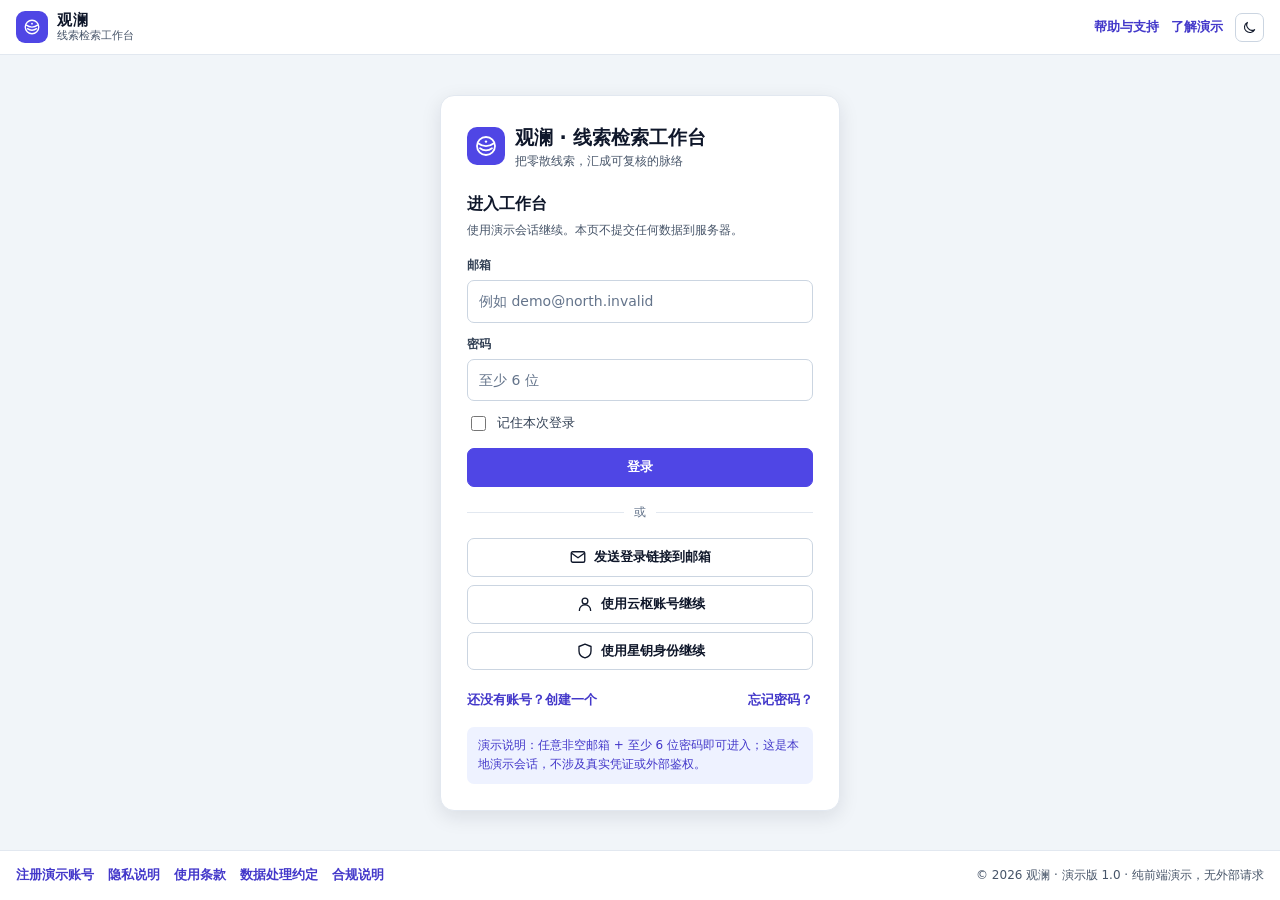
<file: site/index.html>
<!DOCTYPE html>
<html lang="zh-CN">
<head>
  <meta charset="utf-8">
  <meta name="viewport" content="width=device-width, initial-scale=1, viewport-fit=cover">
  <meta name="color-scheme" content="light dark">
  <title>观澜 · 线索检索工作台（演示）</title>
  <!-- 合规：纯静态、零外部资源。不引用 CDN / 字体 / 图标库 / 任何外部图片。 -->
  <link rel="stylesheet" href="styles.css">
</head>
<body>

  <!-- 内联 SVG 图标雪碧图（全部自制；不引用任何外部图标库） -->
  <svg class="svg-sprite" aria-hidden="true" focusable="false" xmlns="http://www.w3.org/2000/svg">
    <defs>
      <g id="s-base" fill="none" stroke="currentColor" stroke-width="1.8" stroke-linecap="round" stroke-linejoin="round"></g>
    </defs>
    <symbol id="i-logo" viewBox="0 0 24 24"><g fill="none" stroke="currentColor" stroke-width="1.8" stroke-linecap="round"><circle cx="12" cy="12" r="9"/><path d="M4.5 9.5c2.2 1.8 4.8 2.6 7.5 2.6s5.3-.8 7.5-2.6"/><path d="M6 14.2c1.8 1.4 3.9 2.1 6 2.1s4.2-.7 6-2.1"/><circle cx="12" cy="7.6" r="1.2" fill="currentColor" stroke="none"/></g></symbol>
    <symbol id="i-search" viewBox="0 0 24 24"><g fill="none" stroke="currentColor" stroke-width="1.8" stroke-linecap="round"><circle cx="10.8" cy="10.8" r="6.8"/><path d="M15.8 15.8 21 21"/></g></symbol>
    <symbol id="i-gear" viewBox="0 0 24 24"><g fill="none" stroke="currentColor" stroke-width="1.8" stroke-linecap="round" stroke-linejoin="round"><circle cx="12" cy="12" r="3.1"/><path d="M12 2.5v2.3M12 19.2v2.3M21.5 12h-2.3M4.8 12H2.5M18.7 5.3l-1.6 1.6M6.9 17.1l-1.6 1.6M18.7 18.7l-1.6-1.6M6.9 6.9 5.3 5.3"/></g></symbol>
    <symbol id="i-bookmark" viewBox="0 0 24 24"><path d="M6 3.5h12v17l-6-4-6 4v-17z" fill="none" stroke="currentColor" stroke-width="1.8" stroke-linejoin="round"/></symbol>
    <symbol id="i-download" viewBox="0 0 24 24"><g fill="none" stroke="currentColor" stroke-width="1.8" stroke-linecap="round" stroke-linejoin="round"><path d="M12 3v12M7.5 10.5 12 15l4.5-4.5M4 20h16"/></g></symbol>
    <symbol id="i-retry" viewBox="0 0 24 24"><g fill="none" stroke="currentColor" stroke-width="1.8" stroke-linecap="round" stroke-linejoin="round"><path d="M20 11a8 8 0 1 0-2.2 6"/><path d="M20 4.5V11h-6.5"/></g></symbol>
    <symbol id="i-user" viewBox="0 0 24 24"><g fill="none" stroke="currentColor" stroke-width="1.8" stroke-linecap="round"><circle cx="12" cy="8" r="3.8"/><path d="M4.5 20.5a7.5 7.5 0 0 1 15 0"/></g></symbol>
    <symbol id="i-mail" viewBox="0 0 24 24"><g fill="none" stroke="currentColor" stroke-width="1.8" stroke-linejoin="round"><rect x="3" y="5" width="18" height="14" rx="2"/><path d="m3.5 7 8.5 6 8.5-6"/></g></symbol>
    <symbol id="i-phone" viewBox="0 0 24 24"><path d="M6.5 3.5h3l1.4 4-2 1.4a12 12 0 0 0 5.2 5.2l1.4-2 4 1.4v3a2 2 0 0 1-2.2 2A16.5 16.5 0 0 1 4.5 5.7a2 2 0 0 1 2-2.2z" fill="none" stroke="currentColor" stroke-width="1.8" stroke-linejoin="round"/></symbol>
    <symbol id="i-building" viewBox="0 0 24 24"><g fill="none" stroke="currentColor" stroke-width="1.8" stroke-linejoin="round"><rect x="4" y="3" width="16" height="18" rx="1.5"/><path d="M8 7h2M14 7h2M8 11h2M14 11h2M8 15h2M14 15h2M10 21v-3h4v3"/></g></symbol>
    <symbol id="i-grid" viewBox="0 0 24 24"><g fill="none" stroke="currentColor" stroke-width="1.8"><rect x="3" y="3" width="7.5" height="7.5" rx="1"/><rect x="13.5" y="3" width="7.5" height="7.5" rx="1"/><rect x="3" y="13.5" width="7.5" height="7.5" rx="1"/><rect x="13.5" y="13.5" width="7.5" height="7.5" rx="1"/></g></symbol>
    <symbol id="i-globe" viewBox="0 0 24 24"><g fill="none" stroke="currentColor" stroke-width="1.8"><circle cx="12" cy="12" r="9"/><path d="M3 12h18M12 3c2.6 2.5 4 5.6 4 9s-1.4 6.5-4 9c-2.6-2.5-4-5.6-4-9s1.4-6.5 4-9z"/></g></symbol>
    <symbol id="i-tag" viewBox="0 0 24 24"><g fill="none" stroke="currentColor" stroke-width="1.8" stroke-linejoin="round"><path d="M3.5 11.5V4.5a1 1 0 0 1 1-1h7l9 9-8 8-9-9z"/><circle cx="8" cy="8" r="1.4"/></g></symbol>
    <symbol id="i-chat" viewBox="0 0 24 24"><path d="M4 5.5h16a1 1 0 0 1 1 1v9a1 1 0 0 1-1 1H9l-4.5 3.5v-3.5H4a1 1 0 0 1-1-1v-9a1 1 0 0 1 1-1z" fill="none" stroke="currentColor" stroke-width="1.8" stroke-linejoin="round"/></symbol>
    <symbol id="i-message" viewBox="0 0 24 24"><g fill="none" stroke="currentColor" stroke-width="1.8" stroke-linecap="round"><path d="M4 6h16M4 10.5h16M4 15h10"/></g></symbol>
    <symbol id="i-image" viewBox="0 0 24 24"><g fill="none" stroke="currentColor" stroke-width="1.8" stroke-linejoin="round"><rect x="3" y="4" width="18" height="16" rx="2"/><circle cx="8.5" cy="9" r="1.6"/><path d="m4 17 5-5 3.5 3.5 3-3 4.5 4.5"/></g></symbol>
    <symbol id="i-link" viewBox="0 0 24 24"><g fill="none" stroke="currentColor" stroke-width="1.8" stroke-linecap="round"><path d="M10 14a4 4 0 0 0 5.7 0l2.6-2.6a4 4 0 0 0-5.7-5.7l-1.3 1.3"/><path d="M14 10a4 4 0 0 0-5.7 0l-2.6 2.6a4 4 0 0 0 5.7 5.7l1.3-1.3"/></g></symbol>
    <symbol id="i-car" viewBox="0 0 24 24"><g fill="none" stroke="currentColor" stroke-width="1.8" stroke-linejoin="round"><path d="M4 15.5h16v-4l-1.6-4.2a2 2 0 0 0-1.9-1.3H7.5a2 2 0 0 0-1.9 1.3L4 11.5v4z"/><path d="M4 15.5V19h2.5v-2h11v2H20v-3.5"/><circle cx="7.5" cy="15" r="1"/><circle cx="16.5" cy="15" r="1"/></g></symbol>
    <symbol id="i-shield" viewBox="0 0 24 24"><path d="M12 2.8 20 6v6c0 5-3.4 8-8 9.2C7.4 20 4 17 4 12V6l8-3.2z" fill="none" stroke="currentColor" stroke-width="1.8" stroke-linejoin="round"/></symbol>
    <symbol id="i-device" viewBox="0 0 24 24"><g fill="none" stroke="currentColor" stroke-width="1.8" stroke-linejoin="round"><rect x="3" y="4" width="18" height="12.5" rx="1.5"/><path d="M8 20h8M12 16.5V20"/></g></symbol>
    <symbol id="i-alert" viewBox="0 0 24 24"><g fill="none" stroke="currentColor" stroke-width="1.8" stroke-linecap="round" stroke-linejoin="round"><path d="M12 3 2.8 19.2h18.4L12 3z"/><path d="M12 9v4.5M12 16.6v.1"/></g></symbol>
    <symbol id="i-file" viewBox="0 0 24 24"><g fill="none" stroke="currentColor" stroke-width="1.8" stroke-linejoin="round"><path d="M6 2.8h8l4.5 4.5V21H6V2.8z"/><path d="M14 2.8v4.5h4.5M9 12h6M9 15.5h6"/></g></symbol>
    <symbol id="i-close" viewBox="0 0 24 24"><path d="M5.5 5.5 18.5 18.5M18.5 5.5 5.5 18.5" fill="none" stroke="currentColor" stroke-width="1.9" stroke-linecap="round"/></symbol>
    <symbol id="i-check" viewBox="0 0 24 24"><path d="m4.5 12.5 5 5 10-11" fill="none" stroke="currentColor" stroke-width="2" stroke-linecap="round" stroke-linejoin="round"/></symbol>
    <symbol id="i-clock" viewBox="0 0 24 24"><g fill="none" stroke="currentColor" stroke-width="1.8" stroke-linecap="round"><circle cx="12" cy="12" r="9"/><path d="M12 6.8V12l3.4 2"/></g></symbol>
    <symbol id="i-wallet" viewBox="0 0 24 24"><g fill="none" stroke="currentColor" stroke-width="1.8" stroke-linejoin="round"><rect x="3" y="5.5" width="18" height="14" rx="2"/><path d="M3 9.5h18M16.5 14.5h2"/></g></symbol>
    <symbol id="i-info" viewBox="0 0 24 24"><g fill="none" stroke="currentColor" stroke-width="1.8" stroke-linecap="round"><circle cx="12" cy="12" r="9"/><path d="M12 10.8v5.4M12 7.7v.1"/></g></symbol>
    <symbol id="i-chevron" viewBox="0 0 24 24"><path d="m6 9 6 6 6-6" fill="none" stroke="currentColor" stroke-width="1.9" stroke-linecap="round" stroke-linejoin="round"/></symbol>
    <symbol id="i-menu" viewBox="0 0 24 24"><path d="M4 6.5h16M4 12h16M4 17.5h16" fill="none" stroke="currentColor" stroke-width="1.9" stroke-linecap="round"/></symbol>
    <symbol id="i-plus" viewBox="0 0 24 24"><path d="M12 5v14M5 12h14" fill="none" stroke="currentColor" stroke-width="1.9" stroke-linecap="round"/></symbol>
    <symbol id="i-filter" viewBox="0 0 24 24"><path d="M3.5 5h17l-6.8 8v5.5l-3.4 2V13L3.5 5z" fill="none" stroke="currentColor" stroke-width="1.8" stroke-linejoin="round"/></symbol>
    <symbol id="i-list" viewBox="0 0 24 24"><g fill="none" stroke="currentColor" stroke-width="1.8" stroke-linecap="round"><path d="M8 6.5h12M8 12h12M8 17.5h12"/><circle cx="4.3" cy="6.5" r="1"/><circle cx="4.3" cy="12" r="1"/><circle cx="4.3" cy="17.5" r="1"/></g></symbol>
    <symbol id="i-logout" viewBox="0 0 24 24"><g fill="none" stroke="currentColor" stroke-width="1.8" stroke-linecap="round" stroke-linejoin="round"><path d="M10 4.5H5.5A1.5 1.5 0 0 0 4 6v12a1.5 1.5 0 0 0 1.5 1.5H10"/><path d="M15 8l4 4-4 4M19 12H9"/></g></symbol>
    <symbol id="i-spark" viewBox="0 0 24 24"><path d="M12 2.5 13.8 9l6.7 3-6.7 3-1.8 6.5L10.2 15l-6.7-3 6.7-3L12 2.5z" fill="none" stroke="currentColor" stroke-width="1.6" stroke-linejoin="round"/></symbol>
    <!-- 主题切换图标（自制，G-03/E12） -->
    <symbol id="i-sun" viewBox="0 0 24 24"><g fill="none" stroke="currentColor" stroke-width="1.8" stroke-linecap="round"><circle cx="12" cy="12" r="4"/><path d="M12 2.5v2.2M12 19.3v2.2M21.5 12h-2.2M4.7 12H2.5M18.7 5.3l-1.6 1.6M6.9 17.1l-1.6 1.6M18.7 18.7l-1.6-1.6M6.9 6.9 5.3 5.3"/></g></symbol>
    <symbol id="i-moon" viewBox="0 0 24 24"><path d="M20.2 15.4A8.6 8.6 0 0 1 8.6 3.8 8.6 8.6 0 1 0 20.2 15.4z" fill="none" stroke="currentColor" stroke-width="1.8" stroke-linejoin="round"/></symbol>
  </svg>

  <div id="app" aria-live="polite"></div>

  <noscript>
    <div style="padding:24px;font:16px/1.6 system-ui,sans-serif;color:#0f172a">
      本演示需要启用 JavaScript 才能运行（纯前端，无任何网络请求）。
    </div>
  </noscript>

  <!-- 顺序：数据 → 纯逻辑 → 视图编排。传统 script 标签，file:// 可直接打开。 -->
  <script src="data.js"></script>
  <script src="core.js"></script>
  <script src="app.js"></script>
</body>
</html>
</file>
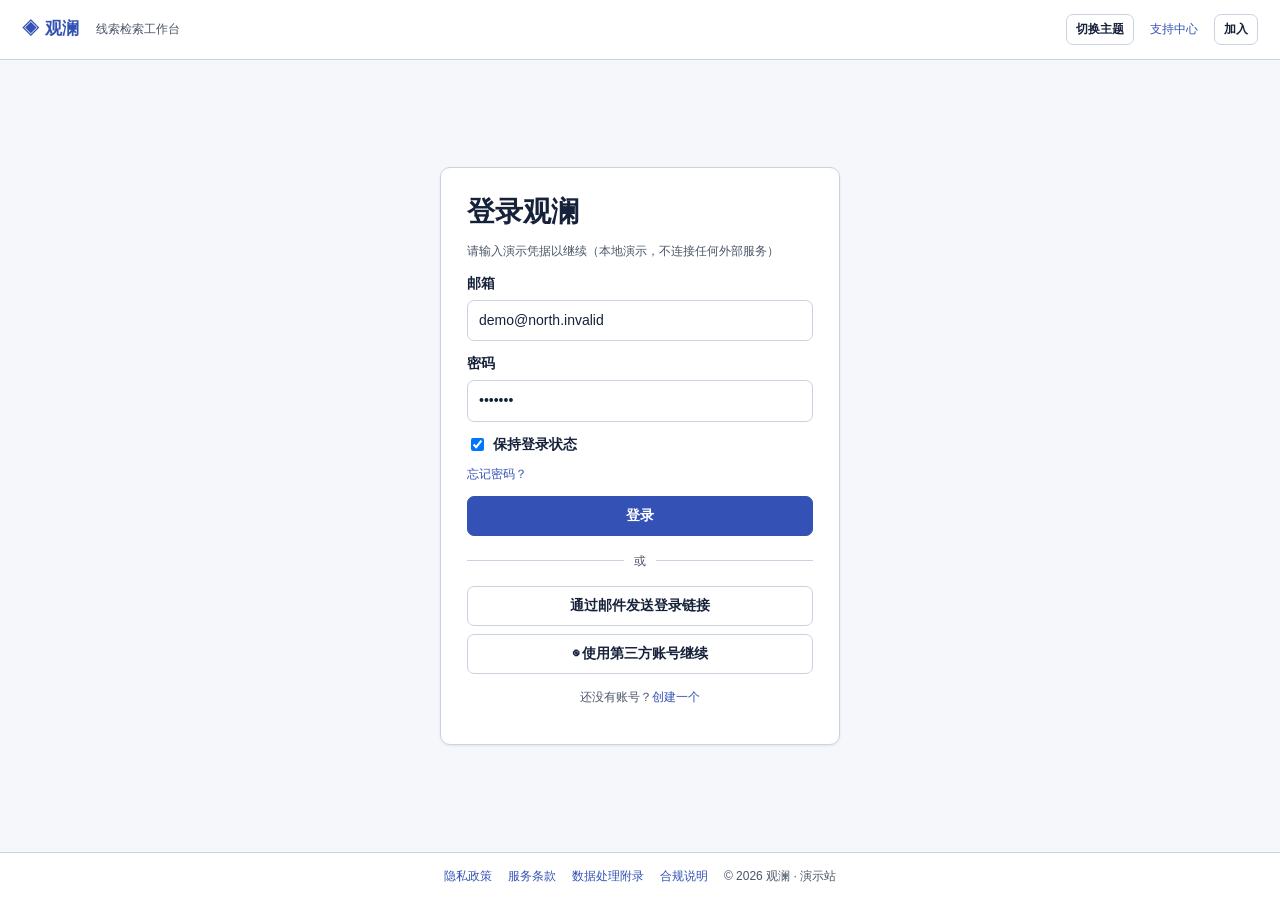
<file: site/standalone.html>
<!DOCTYPE html>
<html lang="zh-CN" data-theme="light">
<head>
<meta charset="utf-8">
<meta name="viewport" content="width=device-width, initial-scale=1">
<title>观澜 · 线索检索工作台（演示）</title>
<!--
  自包含备用入口 / standalone fallback
  纯静态、零依赖、零构建、零外部请求；file:// 双击可直接运行。
  全部数据为合成占位，品牌与界面素材自有；不连接任何外部服务。
  证据编号对应 docs/01-blueprint.md 与 recon/evidence-pack.md（X1/X2/X3、P01/P03/P05/P07）。
-->
<style>
:root{
  --bg:#f5f7fb; --surface:#ffffff; --surface2:#eef2f9; --text:#16213a; --text2:#4a5568;
  --border:#cbd3e1; --accent:#3452b5; --accent-soft:#e5eafb; --accent-text:#ffffff;
  --ok:#1b6e4a; --ok-soft:#e2f2e9; --warn:#8a5a06; --warn-soft:#fdf0d8;
  --danger:#a32b2b; --danger-soft:#fbe6e6; --shadow:0 1px 3px rgba(22,33,58,.08);
  --mono:ui-monospace,SFMono-Regular,Consolas,monospace;
}
html[data-theme="dark"]{
  --bg:#111827; --surface:#1c2536; --surface2:#25304a; --text:#eef2fa; --text2:#b6c2d9;
  --border:#3d4b66; --accent:#7d9cf5; --accent-soft:#2a3a63; --accent-text:#101a30;
  --ok:#6fd3a3; --ok-soft:#1d4034; --warn:#e9c475; --warn-soft:#453a1f;
  --danger:#f19a9a; --danger-soft:#4a2626; --shadow:0 1px 3px rgba(0,0,0,.3);
}
*{box-sizing:border-box}
body{margin:0;background:var(--bg);color:var(--text);font:14px/1.55 -apple-system,BlinkMacSystemFont,"Segoe UI","Microsoft YaHei",sans-serif}
button,input,select,textarea{font:inherit;color:inherit}
a{color:var(--accent);text-decoration:none}
h1,h2,h3,h4{margin:0 0 8px;line-height:1.3}
.muted{color:var(--text2)}
.tiny{font-size:12px}
.mono{font-family:var(--mono)}
.card{background:var(--surface);border:1px solid var(--border);border-radius:10px;box-shadow:var(--shadow)}
.btn{display:inline-flex;align-items:center;gap:6px;padding:8px 14px;border:1px solid var(--border);border-radius:7px;background:var(--surface);cursor:pointer;font-weight:600}
.btn:hover{border-color:var(--accent)}
.btn.primary{background:var(--accent);color:var(--accent-text);border-color:var(--accent)}
.btn.sm{padding:5px 9px;font-size:12px;font-weight:600}
.btn:disabled{opacity:.5;cursor:not-allowed}
.pill{display:inline-flex;align-items:center;gap:5px;padding:3px 10px;border-radius:999px;background:var(--surface2);border:1px solid var(--border);font-size:12px;font-weight:700;white-space:nowrap}
.pill.accent{background:var(--accent-soft);border-color:var(--accent);color:var(--accent)}
.pill.ok{background:var(--ok-soft);border-color:var(--ok);color:var(--ok)}
.pill.warn{background:var(--warn-soft);border-color:var(--warn);color:var(--warn)}
.pill.danger{background:var(--danger-soft);border-color:var(--danger);color:var(--danger)}
label{display:block;font-weight:700;margin-bottom:5px}
input[type=text],input[type=email],input[type=password],select,textarea{
  width:100%;padding:9px 11px;border:1px solid var(--border);border-radius:7px;background:var(--surface)}
input:focus,select:focus,textarea:focus{outline:2px solid var(--accent);outline-offset:1px}
.field{margin-bottom:12px}
.row{display:flex;gap:10px;align-items:center;flex-wrap:wrap}
.grow{flex:1;min-width:180px}
hr{border:0;border-top:1px solid var(--border);margin:16px 0}

/* auth */
.auth-wrap{min-height:100vh;display:flex;flex-direction:column}
.auth-head,.auth-foot{padding:14px 22px;display:flex;gap:16px;align-items:center;flex-wrap:wrap}
.auth-head{border-bottom:1px solid var(--border);background:var(--surface)}
.auth-foot{border-top:1px solid var(--border);background:var(--surface);justify-content:center;font-size:12px;color:var(--text2)}
.auth-main{flex:1;display:flex;align-items:center;justify-content:center;padding:28px 16px}
.auth-card{width:100%;max-width:400px;padding:26px}
.brand{font-weight:800;font-size:17px;letter-spacing:.5px;color:var(--accent)}
.divider{display:flex;align-items:center;gap:10px;color:var(--text2);font-size:12px;margin:16px 0}
.divider:before,.divider:after{content:"";flex:1;border-top:1px solid var(--border)}

/* workbench */
.topbar{display:flex;align-items:center;gap:10px;padding:10px 16px;background:var(--surface);border-bottom:1px solid var(--border);flex-wrap:wrap;position:sticky;top:0;z-index:20}
.layout{display:grid;grid-template-columns:216px minmax(0,1fr);gap:14px;padding:14px;max-width:1600px;margin:0 auto}
.sidenav{padding:12px}
.navtitle{font-size:11px;letter-spacing:1px;color:var(--text2);font-weight:800;margin:12px 8px 6px}
.navitem{display:flex;gap:8px;align-items:center;width:100%;text-align:left;padding:8px 10px;border:0;border-radius:7px;background:transparent;cursor:pointer;font-weight:600}
.navitem:hover{background:var(--surface2)}
.navitem.active{background:var(--accent-soft);color:var(--accent)}
.workspace{display:grid;grid-template-columns:minmax(0,1.05fr) minmax(0,1fr);gap:14px;min-width:0}
.panel{padding:14px;min-width:0}
.panel-head{display:flex;align-items:center;gap:8px;flex-wrap:wrap;margin-bottom:12px}
.panel-head h2{font-size:15px;margin:0}
.module-grid{display:grid;grid-template-columns:repeat(auto-fill,minmax(150px,1fr));gap:9px;margin:10px 0}
.module-card{position:relative;text-align:left;padding:10px;border:1px solid var(--border);border-radius:8px;background:var(--surface);cursor:pointer;min-height:86px}
.module-card:hover{border-color:var(--accent)}
.module-card.selected{border:2px solid var(--accent);background:var(--accent-soft)}
.module-card .mname{font-weight:800;font-size:13px;margin-bottom:3px}
.module-card .msub{font-size:11px;color:var(--text2);min-height:16px}
.module-card .mfoot{display:flex;justify-content:space-between;align-items:center;margin-top:8px;gap:6px}
.badge{font-size:10px;font-weight:800;padding:1px 6px;border-radius:4px;background:var(--ok-soft);color:var(--ok)}
.cost-line{display:flex;justify-content:space-between;align-items:center;padding:9px 11px;background:var(--surface2);border-radius:7px;font-weight:700;margin:10px 0}
.tabs{display:flex;gap:4px;border-bottom:1px solid var(--border);margin-bottom:12px;flex-wrap:wrap}
.tab{padding:7px 12px;border:0;background:transparent;cursor:pointer;font-weight:700;color:var(--text2);border-bottom:2px solid transparent}
.tab.active{color:var(--accent);border-bottom-color:var(--accent)}
.tiles{display:grid;grid-template-columns:repeat(3,1fr);gap:8px;margin-bottom:12px}
.tile{padding:10px;border-radius:8px;border:1px solid var(--border);background:var(--surface2);text-align:center}
.tile b{display:block;font-size:21px;line-height:1.2}
.tile span{font-size:11px;color:var(--text2);font-weight:700}
.tile.found b{color:var(--ok)}.tile.enriched b{color:var(--warn)}.tile.connection b{color:var(--accent)}
table{width:100%;border-collapse:collapse;font-size:13px}
th{background:var(--surface2);text-align:left;padding:8px;font-weight:800;border-bottom:2px solid var(--border);white-space:nowrap}
td{padding:8px;border-bottom:1px solid var(--border);vertical-align:middle}
tr:hover td{background:var(--surface2)}
.tag{display:inline-block;padding:2px 8px;border-radius:5px;font-size:11px;font-weight:800;background:var(--accent-soft);color:var(--accent)}
.tag.ok{background:var(--ok-soft);color:var(--ok)}
.tag.warn{background:var(--warn-soft);color:var(--warn)}
.tag.danger{background:var(--danger-soft);color:var(--danger)}
.state-box{padding:22px 16px;text-align:center;border:1px dashed var(--border);border-radius:9px;background:var(--surface2)}
.state-box h3{font-size:16px}
.state-box p{max-width:520px;margin:6px auto 12px;color:var(--text2)}
.state-box .actions{display:flex;gap:8px;justify-content:center;flex-wrap:wrap}
.skeleton{height:14px;border-radius:4px;background:linear-gradient(90deg,var(--surface2) 25%,var(--border) 50%,var(--surface2) 75%);background-size:200% 100%;animation:sk 1.2s infinite;margin:8px 0}
@keyframes sk{0%{background-position:200% 0}100%{background-position:-200% 0}}
.modal-mask{position:fixed;inset:0;background:rgba(10,16,30,.5);display:flex;align-items:center;justify-content:center;padding:16px;z-index:50}
.modal{width:100%;max-width:520px;max-height:88vh;overflow:auto;padding:18px}
.srcrow{display:flex;align-items:center;gap:10px;padding:9px;border-bottom:1px solid var(--border)}
.srcrow:last-child{border-bottom:0}
.notice{padding:9px 11px;border-radius:7px;margin:9px 0;font-size:13px}
.notice.info{background:var(--accent-soft);border:1px solid var(--accent)}
.notice.warn{background:var(--warn-soft);border:1px solid var(--warn)}
.notice.danger{background:var(--danger-soft);border:1px solid var(--danger)}
.notice.ok{background:var(--ok-soft);border:1px solid var(--ok)}
.chipbar{display:flex;gap:6px;overflow-x:auto;padding-bottom:6px;margin-bottom:10px}
.chip{padding:5px 11px;border-radius:999px;border:1px solid var(--border);background:var(--surface);cursor:pointer;font-size:12px;font-weight:700;white-space:nowrap}
.chip.active{background:var(--accent);color:var(--accent-text);border-color:var(--accent)}
.batchrow{display:flex;gap:6px;margin-bottom:6px}
.kv{display:flex;justify-content:space-between;gap:10px;padding:6px 0;border-bottom:1px solid var(--border)}
.demo-bar{display:flex;gap:8px;align-items:center;flex-wrap:wrap;padding:9px 14px;background:var(--surface2);border-bottom:1px solid var(--border);font-size:12px}
.hidden{display:none!important}
@media(max-width:1100px){.workspace{grid-template-columns:minmax(0,1fr)}}
@media(max-width:860px){
  /* 1fr 等价于 minmax(auto,1fr)，内容最小宽度会撑开网格；用 minmax(0,1fr) 收敛 */
  .layout{grid-template-columns:minmax(0,1fr);padding:10px}
  .sidenav{display:flex;gap:6px;overflow-x:auto;padding:8px}
  .navtitle{display:none}
  .navitem{width:auto;white-space:nowrap}
  .tiles{grid-template-columns:repeat(3,1fr)}
  .topbar{padding:8px 10px}
  /* 窄屏收敛：避免横向溢出，模块卡固定两列，占位撑开元素让位 */
  body{overflow-x:hidden}
  .demo-bar .grow,.panel-head .grow,.batchrow .grow{display:none}
  .module-grid{grid-template-columns:repeat(2,minmax(0,1fr))}
  .demo-bar select{width:150px;flex:0 0 150px}
  .panel-head select{width:140px;flex:0 0 140px}
  .tiles{gap:5px}
  .tile{padding:7px 4px}
  .tile b{font-size:17px}
}
</style>
</head>
<body>
<div id="app"></div>

<script>
/* ============================================================
   1. 合成占位数据（无真实个人信息、无外部资源）
   ============================================================ */
var DATA = (function(){
  var sources = [
    {id:'s1',name:'北向索引',cost:0,healthy:true,category:'社交'},
    {id:'s2',name:'灯塔名录',cost:4,healthy:true,category:'论坛'},
    {id:'s3',name:'回声档案',cost:6,healthy:true,category:'归档'},
    {id:'s4',name:'星轨图谱',cost:3,healthy:false,category:'关联'},
    {id:'s5',name:'潮汐公开源',cost:2,healthy:true,category:'公开'}
  ];
  var types = [
    {id:'t1',label:'用户名线索',icon:'@',kind:'handle',ph:'例如 demo.handle.01',hint:'仅填标识符，不要粘贴完整网址'},
    {id:'t2',label:'邮箱线索',icon:'✉',kind:'email',ph:'例如 demo.mail.03@north.invalid',hint:'需包含 @ 与域名'},
    {id:'t3',label:'号码线索',icon:'#',kind:'phone',ph:'例如 13800000000',hint:'仅数字，8–15 位'},
    {id:'t4',label:'域名线索',icon:'◈',kind:'domain',ph:'例如 demo.site.invalid',hint:'不要带协议头'},
    {id:'t5',label:'图像线索',icon:'▣',kind:'image',ph:'例如 img.demo.04',hint:'填占位图像编号'},
    {id:'t6',label:'链上地址',icon:'◇',kind:'wallet',ph:'例如 0xDEMO04d2',hint:'占位地址串'},
    {id:'t7',label:'IP 与网络',icon:'⌁',kind:'ip',ph:'例如 192.0.2.10',hint:'IPv4 占位地址'},
    {id:'t8',label:'公开文本',icon:'≡',kind:'text',ph:'输入任意检索词',hint:'避免特殊字符'},
    {id:'t9',label:'机构主体',icon:'▤',kind:'text',ph:'输入机构占位名',hint:'演示类型'},
    {id:'t10',label:'公开论坛',icon:'❝',kind:'handle',ph:'例如 forum.demo.02',hint:'演示类型'},
    {id:'t11',label:'关联产品',icon:'⬡',kind:'text',ph:'输入产品占位名',hint:'演示类型'},
    {id:'t12',label:'车辆标识',icon:'▦',kind:'text',ph:'输入占位编号',hint:'演示类型'}
  ];
  var modules = {};
  types.forEach(function(t,i){
    modules[t.id] = [
      {id:t.id+'-m1',name:'基础命中扫描',desc:'单一来源快速核对',cost:{kind:'free',value:0},sources:['s1'],recommended:false,columns:'single'},
      {id:t.id+'-m2',name:'多源并查',desc:'一个输入跨多个来源并合并归因',cost:{kind:'dynamic',value:0,min:2,max:15},sources:['s1','s2','s3','s4','s5'],recommended:true,columns:'multi'},
      {id:t.id+'-m3',name:'归档深扫',desc:'固定成本的深度归档检索',cost:{kind:'fixed',value:8},sources:['s3'],recommended:false,columns:'single'},
      {id:t.id+'-m4',name:'公开源速查',desc:'只查公开登记来源',cost:{kind:'fixed',value:2},sources:['s5'],recommended:false,columns:'single'}
    ];
  });
  var seeds = [
    {identifier:'demo.handle.01',sourceId:'s1',category:'found',status:'直接命中',confidence:92,note:'公开档案占位'},
    {identifier:'demo.handle.01',sourceId:'s2',category:'enriched',status:'已补充',confidence:86,note:'含补充元数据占位'},
    {identifier:'demo.alias.02',sourceId:'s3',category:'found',status:'归档',confidence:74,note:'历史快照占位'},
    {identifier:'demo.mail.03@north.invalid',sourceId:'s5',category:'connection',status:'关联',confidence:68,note:'关联线索占位'},
    {identifier:'demo.handle.01',sourceId:'s1',category:'enriched',status:'已补充',confidence:88,note:'置信度由来源给出，非身份确认'},
    {identifier:'demo.site.invalid',sourceId:'s2',category:'found',status:'直接命中',confidence:81,note:'站点级命中占位'},
    {identifier:'demo.phone.07',sourceId:'s1',category:'connection',status:'关联',confidence:61,note:'关联标识符占位'},
    {identifier:'img.demo.04',sourceId:'s3',category:'found',status:'归档',confidence:70,note:'图像占位编号'},
    {identifier:'0xDEMO...04d2',sourceId:'s5',category:'found',status:'直接命中',confidence:79,note:'链上占位地址'},
    {identifier:'demo.handle.09',sourceId:'s2',category:'enriched',status:'已补充',confidence:83,note:'补充上下文占位'},
    {identifier:'demo.domain.02',sourceId:'s1',category:'found',status:'直接命中',confidence:90,note:'域名占位'},
    {identifier:'demo.forum.11',sourceId:'s3',category:'connection',status:'关联',confidence:64,note:'论坛占位'}
  ];
  return {
    brand:{name:'观澜',product:'线索检索工作台',version:'演示版 1.0'},
    types:types, modules:modules, sources:sources, seeds:seeds,
    credits:{balance:120,unit:'点',presets:[20,50,100,200],min:10,max:200},
    cases:[{id:'c1',name:'演示案件 · 甲',color:'#3452b5'},{id:'c2',name:'演示案件 · 乙',color:'#1b6e4a'}],
    transactions:[
      {time:'2026-11-06 20:41',initiator:'演示账号',type:'扣减',amount:8,description:'归档深扫 / 回声档案'},
      {time:'2026-11-06 20:38',initiator:'演示账号',type:'充值',amount:100,description:'单次充值 · 预设额度'}
    ],
    status:{overall:'operational',label:'全部来源正常'},
    views:['普通视图','高级视图','智能体视图'],
    entityTabs:['全部','邮箱','号码','IP','域名','网址','钱包'],
    states:[
      {id:'idle',label:'初始空态'},{id:'loading',label:'加载中'},{id:'success',label:'成功有结果'},
      {id:'noresults',label:'零命中'},{id:'no-connections',label:'关联线索为空'},
      {id:'credits',label:'额度不足'},{id:'source-down',label:'来源整体故障'},
      {id:'partial',label:'部分来源故障'},{id:'timeout',label:'超时卡住'},
      {id:'network',label:'网络异常'},{id:'invalid',label:'输入校验失败'},
      {id:'bulk-limit',label:'批量超限'},{id:'session-expired',label:'会话失效'}
    ]
  };
})();

/* ============================================================
   2. 纯逻辑（不碰 DOM，可被 Node 或浏览器直接调用）
   ============================================================ */
var CORE = (function(){
  var MAX_BATCH = 5, MAX_LEN = 256;
  var PHASES = DATA.states.map(function(s){return s.id;});

  function validateQuery(kind, raw){
    var v = (raw == null ? '' : String(raw));
    var trimmed = v.trim();
    if(!trimmed) return {valid:false,code:'empty',message:'请输入查询内容后再执行。',normalized:''};
    if(v.length > MAX_LEN) return {valid:false,code:'too-long',message:'输入超过 ' + MAX_LEN + ' 个字符，请缩短。',normalized:trimmed};
    if(/https?:\/\/|www\./i.test(trimmed)) return {valid:false,code:'url',message:'请只填写标识符本身，不要粘贴完整网址。',normalized:trimmed};
    if(/[<>\r\n\t\u0000-\u001f]/.test(v)) return {valid:false,code:'special',message:'输入包含不允许的特殊字符，请清除后重试。',normalized:trimmed};
    if(v !== trimmed) return {valid:false,code:'spaces',message:'输入首尾含空格，已为你去除，请确认后重试。',normalized:trimmed};
    if(kind === 'email' && !/^[^\s@]+@[^\s@]+\.[^\s@]+$/.test(trimmed))
      return {valid:false,code:'format',message:'邮箱格式不正确，请检查 @ 与域名。',normalized:trimmed};
    if(kind === 'phone' && !/^\d{8,15}$/.test(trimmed))
      return {valid:false,code:'format',message:'号码需为 8–15 位数字。',normalized:trimmed};
    if(kind === 'ip' && !/^(\d{1,3}\.){3}\d{1,3}$/.test(trimmed))
      return {valid:false,code:'format',message:'请输入 IPv4 占位地址。',normalized:trimmed};
    if(kind === 'domain' && !/^[a-z0-9.-]+\.[a-z]{2,}$/i.test(trimmed))
      return {valid:false,code:'format',message:'域名格式不正确，且不要带协议头。',normalized:trimmed};
    return {valid:true,code:'ok',message:'',normalized:trimmed};
  }

  function computeCost(module, selectedIds, sources, batchCount){
    var n = Math.max(1, Math.min(MAX_BATCH, Number(batchCount) || 1));
    var per = 0, breakdown = [];
    if(module.cost.kind === 'fixed'){ per = module.cost.value; }
    else if(module.cost.kind === 'dynamic'){
      (selectedIds || []).forEach(function(id){
        var s = sources.filter(function(x){return x.id===id;})[0];
        if(s){ per += s.cost; breakdown.push({sourceId:id,cost:s.cost}); }
      });
    }
    var label = module.cost.kind === 'free' ? '免费'
      : module.cost.kind === 'fixed' ? (per + ' ' + DATA.credits.unit + ' · 固定')
      : (per + ' ' + DATA.credits.unit + ' · 浮动（2–15）');
    return {perSearch:per,total:per*n,kind:module.cost.kind,label:label,breakdown:breakdown,batchCount:n};
  }

  function addBatchItem(items, value){
    items = items || [];
    if(items.length >= MAX_BATCH) return {ok:false,items:items,message:'批量查询最多 ' + MAX_BATCH + ' 条，请先移除一条。'};
    return {ok:true,items:items.concat([value]),message:''};
  }

  function reduceResult(state, action){
    state = state || {phase:'idle',message:''};
    var t = action && action.type;
    if(PHASES.indexOf(t) !== -1) return {phase:t,message:(action && action.message)||'',meta:(action && action.meta)||{}};
    if(t === 'RUN'){
      if(!action.valid) return {phase:'invalid',message:action.message||'输入未通过校验',meta:{}};
      if(!action.afford) return {phase:'credits',message:'额度不足',meta:{}};
      if(action.batchExceeded) return {phase:'bulk-limit',message:'批量条数超出上限',meta:{}};
      return {phase:'loading',message:'',meta:{}};
    }
    if(t === 'CANCEL') return {phase:'idle',message:'',meta:{}};
    if(t === 'RESET') return {phase:'idle',message:'',meta:{}};
    return state;
  }

  function buildResults(opts){
    opts = opts || {};
    var sel = opts.selectedSourceIds || DATA.sources.map(function(s){return s.id;});
    var scenario = opts.scenario || 'success';
    var rows = DATA.seeds.filter(function(r){return sel.indexOf(r.sourceId) !== -1;});
    var down = [];
    if(scenario === 'noresults') rows = [];
    if(scenario === 'partial' || scenario === 'source-down'){
      down = DATA.sources.filter(function(s){return !s.healthy && sel.indexOf(s.id)!==-1;});
      rows = scenario === 'source-down' ? [] : rows.filter(function(r){
        return !down.some(function(d){return d.id===r.sourceId;});
      });
    }
    if(scenario === 'no-connections') rows = rows.filter(function(r){return r.category!=='connection';});
    var counts = {found:0,enriched:0,connection:0};
    rows.forEach(function(r){ if(counts[r.category] !== undefined) counts[r.category]++; });
    return {rows:rows,counts:counts,sourcesDown:down,total:rows.length,
            columns:opts.columns||'single',page:1,pageSize:6};
  }

  function paginate(rows, page, size){
    size = Math.max(1,Number(size)||6);
    var pages = Math.max(1,Math.ceil(rows.length/size));
    var p = Math.max(1,Math.min(pages,Number(page)||1));
    return {rows:rows.slice((p-1)*size,p*size),page:p,pages:pages,total:rows.length};
  }
  function filterBySource(rows, id){ return id==='all' ? rows : rows.filter(function(r){return r.sourceId===id;}); }
  function canAfford(balance,cost){ return Number(balance) >= Number(cost); }
  function deductCredits(balance,cost){
    if(!canAfford(balance,cost)) return {ok:false,balance:balance,message:'额度不足，请先充值。'};
    return {ok:true,balance:Number(balance)-Number(cost),message:''};
  }
  function applyMode(mode,history,entry){
    history = history || [];
    return mode === 'private' ? history.slice() : history.concat([entry]);
  }
  function toCSV(rows){
    var head = ['标识','来源','状态','置信度','说明'];
    function esc(v){
      var s = String(v==null?'':v);
      return /[",\n]/.test(s) ? '"' + s.replace(/"/g,'""') + '"' : s;
    }
    var lines = [head.map(esc).join(',')];
    rows.forEach(function(r){
      lines.push([r.identifier,sourceName(r.sourceId),r.status,r.confidence,r.note].map(esc).join(','));
    });
    return lines.join('\n');
  }
  function sourceName(id){
    var s = DATA.sources.filter(function(x){return x.id===id;})[0];
    return s ? s.name : '未知来源';
  }
  return {MAX_BATCH:MAX_BATCH,MAX_LEN:MAX_LEN,PHASES:PHASES,
    validateQuery:validateQuery,computeCost:computeCost,addBatchItem:addBatchItem,
    reduceResult:reduceResult,buildResults:buildResults,paginate:paginate,
    filterBySource:filterBySource,canAfford:canAfford,deductCredits:deductCredits,
    applyMode:applyMode,toCSV:toCSV,sourceName:sourceName};
})();

/* ============================================================
   3. 应用状态与渲染
   ============================================================ */
var S = {
  route:'#/signin', authed:false, theme:'light', view:0, typeId:'t1', moduleId:'t1-m1',
  query:'', batchOn:false, batch:[''], selectedSources:['s1','s2','s3','s5'],
  entity:'全部', mode:'keep', caseId:'c1', balance:DATA.credits.balance,
  history:[], bookmarks:[], transactions:DATA.transactions.slice(),
  resultTab:'results', detailTab:'details', page:1, filterSource:'all',
  result:null, phase:'idle', phaseMessage:'', modal:null, notice:'',
  filters:{limit:'常规范围',kind:'全部',region:'不限地区'}, remember:false,
  signinError:'', resetDone:false
};

function $(sel,root){ return (root||document).querySelector(sel); }
function esc(s){
  return String(s==null?'':s).replace(/&/g,'&amp;').replace(/</g,'&lt;')
    .replace(/>/g,'&gt;').replace(/"/g,'&quot;').replace(/'/g,'&#39;');
}
function curType(){ return DATA.types.filter(function(t){return t.id===S.typeId;})[0] || DATA.types[0]; }
function curModule(){ return (DATA.modules[S.typeId]||[]).filter(function(m){return m.id===S.moduleId;})[0] || (DATA.modules[S.typeId]||[])[0]; }
function cost(){ return CORE.computeCost(curModule(),S.selectedSources,DATA.sources,S.batchOn?S.batch.filter(function(x){return x.trim();}).length:1); }

function setState(phase,msg){
  S.phase = phase; S.phaseMessage = msg || '';
  if(phase==='success'||phase==='partial'||phase==='no-connections'||phase==='noresults'||phase==='source-down'){
    S.result = CORE.buildResults({selectedSourceIds:S.selectedSources,
      scenario:({success:'success',partial:'partial','no-connections':'no-connections',
                 noresults:'noresults','source-down':'source-down'})[phase],
      columns:curModule().columns});
    S.page = 1;
  }
  render();
}

function render(){
  var app = $('#app');
  // I-04 修复：会话失效态要保留到登录页，用于显示明确提示，不再被静默重置为 idle
  if(S.route==='#/reset'){ app.innerHTML = resetView(); return; }
  if(!S.authed){ app.innerHTML = signinView(); return; }
  if(S.route==='#/credits'){ app.innerHTML = shell(creditsView()); return; }
  if(S.route==='#/cases'){ app.innerHTML = shell(casesView()); return; }
  app.innerHTML = shell(workbenchView());
}

/* ---------- 登录 / 重置 ---------- X3 / P01 ---------- */
function signinView(){
  return '<div class="auth-wrap">'+
    '<div class="auth-head"><span class="brand">◈ '+esc(DATA.brand.name)+'</span>'+
      '<span class="tiny muted">'+esc(DATA.brand.product)+'</span><span class="grow"></span>'+
      '<button class="btn sm" data-action="theme">切换主题</button>'+
      '<a class="tiny" href="javascript:void(0)" data-action="noop">支持中心</a>'+
      '<button class="btn sm" data-action="join">加入</button></div>'+
    '<div class="auth-main"><div class="card auth-card">'+
      '<h1>登录'+esc(DATA.brand.name)+'</h1><p class="muted tiny">请输入演示凭据以继续（本地演示，不连接任何外部服务）</p>'+
      (S.phase==='session-expired'?'<div class="notice warn">会话已失效，请重新登录演示会话。</div>':'')+
      (S.signinError?'<div class="notice danger">'+esc(S.signinError)+'</div>':'')+
      '<div class="field"><label for="em">邮箱</label><input id="em" type="email" placeholder="demo@north.invalid" value="demo@north.invalid"></div>'+
      '<div class="field"><label for="pw">密码</label><input id="pw" type="password" placeholder="至少 6 位" value="demo123"></div>'+
      '<div class="row" style="margin-bottom:12px"><label style="margin:0;font-weight:600;display:flex;gap:6px;align-items:center">'+
        '<input type="checkbox" id="keep" checked style="width:auto"> 保持登录状态</label>'+
        '<span class="grow"></span><a href="#/reset" class="tiny">忘记密码？</a></div>'+
      '<button class="btn primary" style="width:100%;justify-content:center" data-action="signin">登录</button>'+
      '<div class="divider">或</div>'+
      '<button class="btn" style="width:100%;justify-content:center" data-action="emaillink">通过邮件发送登录链接</button>'+
      '<button class="btn" style="width:100%;justify-content:center;margin-top:8px" data-action="oauth">◉ 使用第三方账号继续</button>'+
      '<p class="tiny muted" style="text-align:center;margin-top:14px">还没有账号？<a href="javascript:void(0)" data-action="register">创建一个</a></p>'+
    '</div></div>'+
    '<div class="auth-foot"><a href="javascript:void(0)" data-action="noop">隐私政策</a>'+
      '<a href="javascript:void(0)" data-action="noop">服务条款</a>'+
      '<a href="javascript:void(0)" data-action="noop">数据处理附录</a>'+
      '<a href="javascript:void(0)" data-action="noop">合规说明</a><span>© 2026 '+esc(DATA.brand.name)+' · 演示站</span></div>'+
  '</div>';
}
function resetView(){
  return '<div class="auth-wrap"><div class="auth-head"><span class="brand">◈ '+esc(DATA.brand.name)+'</span></div>'+
    '<div class="auth-main"><div class="card auth-card"><h1>找回密码</h1>'+
    '<p class="muted tiny">输入邮箱，我们将发送验证码（本演示不会真的发送）</p>'+
    (S.resetDone?'<div class="notice ok">验证码已生成（演示）：000000</div>':'')+
    '<div class="field"><label>邮箱</label><input id="remail" type="email" value="demo@north.invalid"></div>'+
    '<button class="btn primary" style="width:100%;justify-content:center" data-action="sendcode">发送验证码</button>'+
    '<p class="tiny" style="margin-top:12px"><a href="#/signin">返回登录</a></p></div></div></div>';
}

/* ---------- 外壳 ---------- */
function shell(body){
  var nav = DATA.types.map(function(t){
    return '<button class="navitem '+(t.id===S.typeId?'active':'')+'" data-action="type" data-id="'+t.id+'">'+
      '<span>'+t.icon+'</span>'+esc(t.label)+'</button>';
  }).join('');
  var pages = '<div class="navtitle">工作区</div>'+
    '<button class="navitem '+(S.route==='#/search'?'active':'')+'" data-action="goto" data-id="#/search">▤ 检索工作台</button>'+
    '<button class="navitem '+(S.route==='#/cases'?'active':'')+'" data-action="goto" data-id="#/cases">▣ 留存与案件</button>'+
    '<button class="navitem '+(S.route==='#/credits'?'active':'')+'" data-action="goto" data-id="#/credits">◈ 额度与账单</button>'+
    '<div class="navtitle">检索类型</div>'+nav+
    '<div class="navtitle">账户</div>'+
    '<button class="navitem" data-action="logout">↪ 退出演示会话</button>';
  var views = DATA.views.map(function(v,i){
    return '<button class="chip '+(S.view===i?'active':'')+'" data-action="view" data-id="'+i+'">'+esc(v)+'</button>';
  }).join('');
  var stateOpts = DATA.states.map(function(s){
    return '<option value="'+s.id+'" '+(S.phase===s.id?'selected':'')+'>'+esc(s.label)+'</option>';
  }).join('');
  return '<div class="topbar"><span class="brand">◈ '+esc(DATA.brand.name)+'</span>'+
      '<span class="pill '+(DATA.status.overall==='operational'?'ok':'warn')+'" data-action="status">● '+esc(DATA.status.label)+'</span>'+
      '<span class="pill">移动端适配</span><span class="grow"></span>'+
      '<span class="pill accent">额度 '+S.balance+' '+DATA.credits.unit+'</span>'+
      '<span class="pill">案件：'+esc(caseName(S.caseId))+'</span>'+
      '<button class="btn sm" data-action="mode">'+(S.mode==='keep'?'保留模式':'隐私模式')+'</button>'+
      '<button class="btn sm" data-action="theme">切换主题</button></div>'+
    '<div class="demo-bar"><b>状态演练</b><span class="muted">（也可用 ?state= 参数直接复现）</span>'+
      '<select id="stateSelect" style="width:180px" data-action="state">'+stateOpts+'</select>'+
      '<span class="grow"></span><span class="muted tiny">当前：<b>'+esc(phaseLabel(S.phase))+'</b></span></div>'+
    '<div class="layout"><aside class="card sidenav">'+pages+'</aside>'+
      '<main style="min-width:0"><div class="chipbar">'+views+'</div>'+body+'</main></div>'+
    (S.modal?modalView():'');
}
function caseName(id){ var c=DATA.cases.filter(function(x){return x.id===id;})[0]; return c?c.name:'未选择'; }
function phaseLabel(p){ var s=DATA.states.filter(function(x){return x.id===p;})[0]; return s?s.label:p; }

/* ---------- 工作台 ---------- X1 五步 / P01 / P07 ---------- */
function workbenchView(){
  if(S.view===2) return '<div class="card panel state-box"><h3>智能调查助手</h3>'+
    '<p>把一条线索交给助手，由它沿着公开来源逐层展开。这是演示视图，不执行任何真实检索。</p>'+
    '<button class="btn primary" data-action="view" data-id="0">返回普通视图</button></div>';
  var t = curType(), m = curModule(), c = cost();
  var mods = (DATA.modules[S.typeId]||[]).map(function(x){
    var costTag = x.cost.kind==='free'?'免费':(x.cost.kind==='fixed'?'固定':'浮动');
    return '<button class="module-card '+(x.id===m.id?'selected':'')+'" data-action="module" data-id="'+x.id+'">'+
      (x.recommended?'<span class="badge">推荐</span>':'')+
      '<div class="mname">'+esc(x.name)+'</div><div class="msub">'+esc(x.desc)+'</div>'+
      '<div class="mfoot"><span class="tiny muted">'+costTag+'</span>'+
      '<span class="pill tiny">'+esc(costLabel(x))+'</span></div></button>';
  }).join('');
  var entityTabs = DATA.entityTabs.map(function(e){
    return '<button class="chip '+(S.entity===e?'active':'')+'" data-action="entity" data-id="'+esc(e)+'">'+esc(e)+'</button>';
  }).join('');
  var batchInputs = S.batch.map(function(v,i){
    return '<div class="batchrow"><input type="text" class="batch-input" data-idx="'+i+'" value="'+esc(v)+'" placeholder="第 '+(i+1)+' 条查询">'+
      '<button class="btn sm" data-action="batch-remove" data-idx="'+i+'">移除</button></div>';
  }).join('');
  var caseOpts = DATA.cases.map(function(x){
    return '<option value="'+x.id+'" '+(S.caseId===x.id?'selected':'')+'>'+esc(x.name)+'</option>';
  }).join('');
  var advanced = S.view===1 ? '<div class="card panel" style="margin-top:14px">'+
      '<h3>案件面板</h3><div class="row"><select id="casePick" style="width:220px" data-action="case">'+caseOpts+'</select>'+
      '<button class="btn sm" data-action="case-add">＋ 新建案件</button><span class="pill">书签 '+S.bookmarks.length+'</span>'+
      '<span class="pill">最后更新：刚刚</span></div>'+
      '<h3 style="margin-top:16px">案件历史</h3><table><thead><tr><th>事件</th><th>时间</th></tr></thead><tbody>'+
      (S.history.length?S.history.map(function(h){return '<tr><td>'+esc(h.text)+'</td><td class="tiny muted">'+esc(h.time)+'</td></tr>';}).join('')
        :'<tr><td colspan="2" class="muted">隐私模式下不记录历史</td></tr>')+'</tbody></table></div>' : '';
  return '<div class="workspace">'+
    '<section class="card panel"><div class="panel-head"><h2>① 检索构成</h2>'+
      '<select id="typeSel" style="width:170px" data-action="typesel">'+DATA.types.map(function(x){
        return '<option value="'+x.id+'" '+(x.id===S.typeId?'selected':'')+'>'+esc(x.label)+'</option>';}).join('')+'</select>'+
      '<label class="tiny" style="margin:0;display:flex;gap:5px;align-items:center;font-weight:600">'+
        '<input type="checkbox" id="bulkChk" style="width:auto" '+(S.batchOn?'checked':'')+' data-action="bulk-toggle"> 批量查询</label>'+
      '<span class="pill accent">额度 '+S.balance+'</span>'+
      '<button class="btn sm" data-action="overflow">⋯</button></div>'+
    '<div class="notice info tiny">② 选择一个模块（单选）。模块决定输入项、来源与单次成本；下方卡片可点齿轮配置。</div>'+
    '<div class="module-grid">'+mods+'</div>'+
    '<div class="row" style="margin-bottom:10px"><button class="btn sm" data-action="modal" data-id="filter">⚙ 选择数据源 / 过滤器</button>'+
      '<span class="tiny muted">已选来源 '+S.selectedSources.length+' 个 · 扫描范围：'+esc(S.filters.limit)+'</span></div>'+
    '<div class="chipbar">'+entityTabs+'</div>'+
    '<div class="field"><label>③ '+(m.columns==='multi'?'用户名 / 标识符':'检索词')+'（'+esc(t.label)+'）</label>'+
      (S.batchOn
        ? batchInputs+'<button class="btn sm" data-action="batch-add" style="margin-top:4px">＋ 添加一条（最多 5 条）</button>'
        : '<input id="queryInput" type="text" value="'+esc(S.query)+'" placeholder="'+esc(t.ph)+'">')+
      '<div class="tiny muted" style="margin-top:4px">'+esc(t.hint)+'；来源置信度仅为参考信号，不是身份确认。</div></div>'+
    '<div class="cost-line"><span>④ 单次成本</span><span>'+esc(c.label)+'</span></div>'+
    (S.batchOn?'<div class="cost-line"><span>批量合计（'+c.batchCount+' 条）</span><span>'+c.total+' '+DATA.credits.unit+'</span></div>':'')+
    '<div class="row"><button class="btn primary" data-action="run">🔍 立即查询</button>'+
      '<select id="modeSel" style="width:130px" data-action="mode"><option value="keep" '+(S.mode==='keep'?'selected':'')+'>保留模式</option>'+
      '<option value="private" '+(S.mode==='private'?'selected':'')+'>隐私模式</option></select>'+
      '<span class="tiny muted">保留模式写入案件历史，隐私模式不写</span></div>'+
    (S.notice?'<div class="notice warn">'+esc(S.notice)+'</div>':'')+
    '</section>'+
    '<section class="card panel">'+resultsView()+'</section></div>'+advanced;
}
function costLabel(m){
  if(m.cost.kind==='free') return '免费';
  if(m.cost.kind==='fixed') return m.cost.value+' '+DATA.credits.unit;
  var sum=0; (m.sources||[]).forEach(function(id){ var s=DATA.sources.filter(function(x){return x.id===id;})[0]; if(s&&S.selectedSources.indexOf(id)!==-1) sum+=s.cost; });
  return sum+' '+DATA.credits.unit;
}

/* ---------- 结果面板 ---------- X2 全状态 / P05 ---------- */
function resultsView(){
  var tabs = '<div class="tabs">'+
    '<button class="tab '+(S.resultTab==='results'?'active':'')+'" data-action="rtab" data-id="results">检索结果</button>'+
    '<button class="tab '+(S.resultTab==='bookmarks'?'active':'')+'" data-action="rtab" data-id="bookmarks">书签 ('+S.bookmarks.length+')</button></div>';
  if(S.resultTab==='bookmarks') return tabs+bookmarksView();
  var actions = '<div class="row" style="margin-bottom:10px">'+
    '<button class="btn sm" data-action="analyse">智能分析</button>'+
    '<button class="btn sm" data-action="ask">追问</button>'+
    '<button class="btn sm" data-action="export">导出 CSV</button>'+
    '<button class="btn sm" data-action="clear">清空</button></div>';
  var p = S.phase;
  if(p==='idle') return tabs+actions+stateBox('尚未开始查询',
    '选择检索类型与模块、填写查询内容并确认单次成本后，点击「立即查询」。结果会显示在这里。',
    [['run','开始一次查询']]);
  if(p==='loading') return tabs+actions+stateBox('正在检索…',
    '结果按来源逐步流入（依据旧版公开文档的异步描述推断，非目标页实测）。',
    [['cancel','取消'],['demo','直接查看结果','success']])+
    '<div style="margin-top:12px">'+[1,2,3,4,5].map(function(){return '<div class="skeleton"></div>';}).join('')+'</div>';
  if(p==='noresults') return tabs+actions+stateBox('没有找到匹配记录',
    '零命中是正常结果，不是系统错误。建议：复核输入是否有多余空格或完整网址、确认检索类型与标识符匹配、改用多源并查扩大范围、放宽扫描过滤器。',
    [['demo','改用多源并查','partial'],['clear','修改输入']]);
  if(p==='no-connections') return tabs+actions+stateBox('暂未发现关联线索',
    '已找到若干直接命中，但关联线索为空。计数与详情的口径可能不同，这属于数据口径差异，不是错误。',
    [['demo','查看全部结果','success'],['retry','重新检索']]);
  if(p==='credits') return tabs+actions+stateBox('额度不足',
    '当前余额 '+S.balance+' '+DATA.credits.unit+'，不足以支付本次 '+cost().total+' '+DATA.credits.unit+'。请先充值，或减少所选来源 / 批量条数。',
    [['goto','前往充值','#/credits'],['demo','减少来源后重试','success']]);
  if(p==='source-down') return tabs+actions+stateBox('所选来源暂时不可用',
    '本次选中的来源均未返回结果。可查看状态指示、切换到健康来源，或改用其他模块重试。',
    [['status','查看来源状态'],['demo','切换到健康来源','partial'],['retry','重试']]);
  if(p==='partial') return tabs+actions+
    '<div class="notice warn">部分来源异常：'+esc(CORE.sourceName('s4'))+' 未返回数据；其余健康来源的结果仍已展示，并在「来源」列保留归因。</div>'+
    resultsTable();
  if(p==='timeout') return tabs+actions+stateBox('检索耗时过长',
    '建议依次确认：已选中模块并点击了查询按钮 → 输入与单次成本无误 → 收窄范围（关闭部分来源或降低扫描上限）→ 重试；持续失败可查看来源状态。',
    [['retry','重试'],['goto','调整来源','#/search'],['clear','返回']]);
  if(p==='network') return tabs+actions+stateBox('网络异常',
    '本次请求未能完成。这是通用错误兜底：原站公开文档未给出对应文案，此处为自有占位实现。',
    [['retry','重试'],['clear','返回']]);
  if(p==='invalid') return tabs+actions+stateBox('输入未通过校验',
    esc(S.phaseMessage||'请检查输入内容')+' 常见原因：空值、首尾空格、包含完整网址、格式不符、超长或特殊字符。',
    [['clear','修改输入']]);
  if(p==='bulk-limit') return tabs+actions+stateBox('批量条数超出上限',
    '一次批量查询最多 5 条，每条单独计费。请移除多余条目后重试。',[['clear','修改输入']]);
  if(p==='session-expired') return tabs+stateBox('会话已失效','请重新登录演示会话。',[['logout','返回登录']]);
  return tabs+actions+resultsTable();
}
function stateBox(title,desc,btns){
  return '<div class="state-box"><h3>'+esc(title)+'</h3><p>'+desc+'</p><div class="actions">'+
    (btns||[]).map(function(b){
      return '<button class="btn sm '+(b[0]==='run'?'primary':'')+'" data-action="'+b[0]+'"'+(b[2]?' data-id="'+esc(b[2])+'"':'')+'>'+esc(b[1])+'</button>';
    }).join('')+'</div></div>';
}
function resultsTable(){
  var r = S.result || CORE.buildResults({selectedSourceIds:S.selectedSources,columns:curModule().columns});
  var rows = CORE.filterBySource(r.rows,S.filterSource);
  var pg = CORE.paginate(rows,S.page,r.pageSize);
  // V-20/I-02 修复：列集按「当前模块」即时判定，不读缓存的 r.columns，避免切换模块后列头滞后
  var multi = curModule().columns==='multi';
  // B-01 修复：表头列数必须与首行单元格数严格一致（两套列集均为 6 列）
  var head = multi
    ? '<th>书签</th><th>已补充</th><th>命中标识</th><th>命中来源</th><th>置信度</th><th>操作</th>'
    : '<th>书签</th><th>标识</th><th>站点</th><th>状态</th><th>置信度</th><th>操作</th>';
  var body = pg.rows.map(function(x,i){
    var cells = multi
      ? '<td>'+flag(x.category==='enriched')+'</td><td>'+esc(x.identifier)+'</td><td>'+esc(CORE.sourceName(x.sourceId))+'</td>'
      : '<td>'+esc(x.identifier)+'</td><td>'+esc(CORE.sourceName(x.sourceId))+'</td><td><span class="tag '+statusClass(x.status)+'">'+esc(x.status)+'</span></td>';
    return '<tr><td><button class="btn sm" data-action="bookmark" data-id="'+esc(x.identifier)+'">☆</button></td>'+cells+
      '<td>'+x.confidence+'%</td><td><button class="btn sm" data-action="pivot" data-id="'+esc(x.identifier)+'">以此线索再查</button></td></tr>';
  }).join('');
  var srcOpts = '<option value="all">全部来源</option>'+DATA.sources.map(function(s){
    return '<option value="'+s.id+'" '+(S.filterSource===s.id?'selected':'')+'>'+esc(s.name)+'</option>';}).join('');
  var details = '<div class="tabs" style="margin-top:14px">'+
    ['details|详情','profile|档案视图','graph|关系图'].map(function(x){
      var p=x.split('|'); return '<button class="tab '+(S.detailTab===p[0]?'active':'')+'" data-action="dtab" data-id="'+p[0]+'">'+p[1]+'</button>';
    }).join('')+'</div>'+detailContent(r);
  return '<div class="tiles">'+
      '<div class="tile found"><b>'+r.counts.found+'</b><span>直接命中</span></div>'+
      '<div class="tile enriched"><b>'+r.counts.enriched+'</b><span>已补充</span></div>'+
      '<div class="tile connection"><b>'+r.counts.connection+'</b><span>关联线索</span></div></div>'+
    '<div class="row" style="margin-bottom:8px"><span class="tiny muted">筛选</span>'+
      '<select style="width:160px" data-action="filter">'+srcOpts+'</select>'+
      '<span class="grow"></span><span class="tiny muted">共 '+r.total+' 条 · 第 '+pg.page+'/'+pg.pages+' 页</span>'+
      '<button class="btn sm" data-action="page" data-id="-1">上一页</button>'+
      '<button class="btn sm" data-action="page" data-id="1">下一页</button></div>'+
    '<div style="overflow-x:auto"><table><thead><tr>'+head+'</tr></thead><tbody>'+
      (body||'<tr><td colspan="6" class="muted">当前筛选下没有记录</td></tr>')+'</tbody></table></div>'+details;
}
function flag(v){ return v?'<span class="tag ok">是</span>':'<span class="tag">否</span>'; }
function statusClass(s){ return s==='直接命中'?'ok':(s==='关联'?'warn':''); }
function detailContent(r){
  if(S.detailTab==='graph') return '<div class="state-box"><h3>关系图（演示）</h3><p>共 '+r.counts.connection+' 组关联线索。此视图为占位展示，不代表真实关系。</p></div>';
  if(S.detailTab==='profile') return '<div class="state-box"><h3>档案视图（演示）</h3><p>富化元数据占位：平台、标识符、建号时间、关注数、头像链接、可能姓名、关联邮箱。</p></div>';
  return '<div class="notice info tiny">详情：结果按来源归因合并；置信度由来源给出，仅为参考信号，不构成身份确认。重要结论请独立复核。</div>';
}
function bookmarksView(){
  if(!S.bookmarks.length) return '<div class="state-box"><h3>暂无书签</h3><p>在检索结果中点击 ☆ 可把线索保存到当前案件。</p></div>';
  return '<table><thead><tr><th>标识</th><th>来源</th><th>保存时间</th><th>操作</th></tr></thead><tbody>'+
    S.bookmarks.map(function(b,i){return '<tr><td>'+esc(b.identifier)+'</td><td>'+esc(b.sourceName)+'</td><td class="tiny muted">'+esc(b.savedAt)+
      '</td><td><button class="btn sm" data-action="unbookmark" data-idx="'+i+'">移除</button></td></tr>';}).join('')+'</tbody></table>';
}

/* ---------- 配置弹窗 ---------- P01 / P03 ---------- */
function modalView(){
  var m = curModule();
  var isMulti = m.cost.kind==='dynamic';
  var body = isMulti
    ? '<h3>选择数据源</h3><p class="tiny muted">浮动成本 = 所选来源成本之和；关闭来源会同时从总成本移除其费用。</p>'+
      DATA.sources.map(function(s){
        return '<label class="srcrow" style="margin:0;font-weight:600;display:flex;align-items:center">'+
          '<input type="checkbox" style="width:auto" data-action="source" data-id="'+s.id+'" '+(S.selectedSources.indexOf(s.id)!==-1?'checked':'')+'>'+
          '<span class="grow">'+esc(s.name)+' <span class="tiny muted">'+esc(s.category)+'</span>'+
          (s.healthy?'':' <span class="tag warn">异常</span>')+'</span>'+
          '<span class="pill">'+s.cost+' '+DATA.credits.unit+'</span></label>';
      }).join('')+
      '<div class="cost-line"><span>总成本</span><span>'+cost().perSearch+' '+DATA.credits.unit+'</span></div>'+
      '<label class="tiny" style="display:flex;gap:6px;align-items:center"><input type="checkbox" style="width:auto" '+(S.remember?'checked':'')+' data-action="remember"> 记住我的选择，之后不再提示</label>'
    : '<h3>检索过滤器</h3>'+
      '<div class="field"><label>扫描上限</label><select data-action="flimit"><option '+(S.filters.limit==='常规范围'?'selected':'')+'>常规范围</option><option '+(S.filters.limit==='精简范围'?'selected':'')+'>精简范围</option><option '+(S.filters.limit==='扩展范围'?'selected':'')+'>扩展范围</option></select></div>'+
      '<div class="field"><label>检索类型</label><select data-action="fkind"><option>全部</option><option>社交</option><option>论坛</option><option>归档</option></select></div>'+
      '<div class="field"><label>站点地区</label><select data-action="fregion"><option>不限地区</option><option>华北</option><option>华东</option><option>境外</option></select></div>'+
      '<div class="notice info tiny">过窄的过滤条件是零命中的常见原因；可用「重置」恢复默认后重新检索。</div>';
  return '<div class="modal-mask"><div class="card modal">'+body+'<hr>'+
    '<div class="row"><button class="btn" data-action="modal-close">关闭</button>'+
    '<button class="btn" data-action="reset-filters">重置</button><span class="grow"></span>'+
    '<button class="btn primary" data-action="apply-filters">应用筛选</button></div></div></div>';
}

/* ---------- 额度 / 留存 ---------- X2 / P15 ---------- */
function creditsView(){
  return '<div class="card panel"><h2>额度与账单</h2>'+
    '<div class="cost-line"><span>当前余额</span><span>'+S.balance+' '+DATA.credits.unit+'</span></div>'+
    '<div class="row"><span class="tiny muted">充值预设：</span>'+DATA.credits.presets.map(function(p){
      return '<button class="btn sm" data-action="topup" data-id="'+p+'">+'+p+'</button>';}).join('')+
      '<span class="grow"></span><span class="tiny muted">自定义 10–200</span>'+
      '<input id="topupRange" type="range" min="10" max="200" step="10" value="50" style="width:160px"></div>'+
    '<div class="row" style="margin-top:10px"><label class="tiny" style="margin:0;display:flex;gap:5px;align-items:center"><input type="radio" name="plan" checked style="width:auto"> 单次</label>'+
      '<label class="tiny" style="margin:0;display:flex;gap:5px;align-items:center"><input type="radio" name="plan" style="width:auto"> 周期</label>'+
      '<button class="btn primary sm" data-action="checkout">确认充值（演示）</button></div>'+
    '<h3 style="margin-top:18px">交易记录</h3><div style="overflow-x:auto"><table><thead><tr>'+
      '<th>时间</th><th>发起人</th><th>类型</th><th>金额</th><th>说明</th></tr></thead><tbody>'+
      S.transactions.map(function(t){return '<tr><td class="tiny">'+esc(t.time)+'</td><td>'+esc(t.initiator)+'</td>'+
        '<td><span class="tag '+(t.type==='扣减'?'warn':'ok')+'">'+esc(t.type)+'</span></td><td>'+t.amount+' '+DATA.credits.unit+'</td>'+
        '<td>'+esc(t.description)+'</td></tr>';}).join('')+'</tbody></table></div>'+
    '<div class="notice info tiny" style="margin-top:12px">全局检索额度与智能体额度为两个独立池；此处只演示全局池。</div></div>';
}
function casesView(){
  return '<div class="card panel"><h2>留存与案件</h2><div class="row">'+
    DATA.cases.map(function(c){return '<button class="btn sm '+(S.caseId===c.id?'primary':'')+'" data-action="case" data-id="'+c.id+'">'+esc(c.name)+'</button>';}).join('')+
    '<button class="btn sm" data-action="case-add">＋ 新建案件</button></div>'+
    '<h3 style="margin-top:16px">书签</h3>'+bookmarksView()+
    '<h3 style="margin-top:16px">搜索历史（'+(S.mode==='keep'?'保留模式':'隐私模式 · 不写入')+'）</h3>'+
    (S.history.length?'<table><thead><tr><th>事件</th><th>时间</th></tr></thead><tbody>'+
      S.history.map(function(h){return '<tr><td>'+esc(h.text)+'</td><td class="tiny muted">'+esc(h.time)+'</td></tr>';}).join('')+'</tbody></table>'
      :'<div class="notice info tiny">暂无历史记录。切换到保留模式并执行一次检索即可写入。</div>')+'</div>';
}

/* ============================================================
   4. 事件编排
   ============================================================ */
function nowStr(){
  var d=new Date(), p=function(n){return (n<10?'0':'')+n;};
  return d.getFullYear()+'-'+p(d.getMonth()+1)+'-'+p(d.getDate())+' '+p(d.getHours())+':'+p(d.getMinutes());
}
function note(msg){ S.notice=msg; render(); setTimeout(function(){S.notice='';},4200); }

function runQuery(){
  var t = curType(), m = curModule(), c = cost();
  var vals = S.batchOn ? S.batch.filter(function(x){return x.trim();}) : [S.query];
  if(!vals.length) return setState('invalid','请至少填写一条查询内容。');
  for(var i=0;i<vals.length;i++){
    var v = CORE.validateQuery(t.kind,vals[i]);
    if(!v.valid) return setState('invalid','第 '+(i+1)+' 条：'+v.message);
  }
  if(S.batchOn && vals.length>CORE.MAX_BATCH) return setState('bulk-limit');
  if(!CORE.canAfford(S.balance,c.total)) return setState('credits');
  var d = CORE.deductCredits(S.balance,c.total);
  S.balance = d.balance;
  S.transactions.unshift({time:nowStr(),initiator:'演示账号',type:'扣减',amount:c.total,
    description:esc(m.name)+' / '+S.selectedSources.length+' 个来源'});
  S.history = CORE.applyMode(S.mode,S.history,{text:'执行 '+m.name+'：'+vals.join('、'),time:nowStr()});
  S.phase='loading'; S.phaseMessage=''; render();
  setTimeout(function(){
    var bad = DATA.sources.filter(function(s){return !s.healthy && S.selectedSources.indexOf(s.id)!==-1;});
    var healthy = DATA.sources.filter(function(s){return s.healthy && S.selectedSources.indexOf(s.id)!==-1;});
    if(!healthy.length) setState('source-down');
    else if(bad.length) setState('partial');
    else setState(vals.join('').indexOf('none')!==-1?'noresults':'success');
  },900);
}
function exportCSV(){
  var r = S.result || CORE.buildResults({selectedSourceIds:S.selectedSources,columns:curModule().columns});
  var csv = '\ufeff'+CORE.toCSV(r.rows);
  try{
    var blob = new Blob([csv],{type:'text/csv;charset=utf-8'});
    var a = document.createElement('a');
    a.href = URL.createObjectURL(blob); a.download='guanlan-results.csv';
    document.body.appendChild(a); a.click(); document.body.removeChild(a);
    setTimeout(function(){URL.revokeObjectURL(a.href);},1000);
    note('已导出 '+r.rows.length+' 条占位结果。');
  }catch(e){ note('导出失败：'+e.message); }
}

document.addEventListener('click',function(ev){
  var el = ev.target.closest('[data-action]'); if(!el) return;
  var a = el.getAttribute('data-action'), id = el.getAttribute('data-id'), idx = el.getAttribute('data-idx');
  switch(a){
    case 'noop': note('演示站：该链接不指向外部服务。'); break;
    case 'join': case 'register': case 'oauth': case 'emaillink':
      note('演示站：不连接任何外部账号或邮件服务。'); break;
    case 'theme':
      S.theme = S.theme==='light'?'dark':'light';
      document.documentElement.setAttribute('data-theme',S.theme);
      try{localStorage.setItem('guanlan-theme',S.theme);}catch(e){}
      break;
    case 'signin': {
      var em = ($('#em')||{}).value||'', pw = ($('#pw')||{}).value||'';
      if(!em.trim() || pw.length<6){ S.signinError='请输入有效邮箱，且密码至少 6 位。'; render(); }
      else { S.authed=true; S.signinError=''; S.route='#/search'; location.hash='#/search'; render(); }
      break;
    }
    case 'sendcode': S.resetDone=true; render(); break;
    case 'logout':
      S.authed=false; S.route='#/signin'; S.phase='idle'; location.hash='#/signin'; render(); break;
    case 'goto': S.route=id; location.hash=id; render(); break;
    case 'type': S.typeId=id; S.moduleId=(DATA.modules[id]||[])[0].id; S.phase='idle'; render(); break;
    case 'module': S.moduleId=id; S.selectedSources=(DATA.modules[S.typeId].filter(function(m){return m.id===id;})[0].sources||[]).slice(); render(); break;
    case 'view': S.view=Number(id); render(); break;
    case 'mode': S.mode = (typeof id==='string'&&id)?id:(S.mode==='keep'?'private':'keep'); note('已切换为'+(S.mode==='keep'?'保留模式（写入历史）':'隐私模式（不写入历史）')); break;
    case 'state': setState(id); break;
    case 'demo': setState(id||'success'); break;
    case 'retry': setState('loading'); setTimeout(function(){setState('success');},800); break;
    case 'cancel': case 'clear': S.phase='idle'; S.phaseMessage=''; S.result=null; render(); break;
    case 'run': runQuery(); break;
    case 'analyse': case 'ask': note('智能分析 / 追问为占位交互，不执行真实推理或外部调用。'); break;
    case 'export': exportCSV(); break;
    case 'status': note('来源健康度：'+DATA.sources.filter(function(s){return s.healthy;}).length+'/'+DATA.sources.length+' 正常；异常来源已在结果中单独标注。'); break;
    case 'overflow': note('更多操作为占位入口。'); break;
    case 'bulk-toggle': S.batchOn=!S.batchOn; if(S.batchOn&&!S.batch.length)S.batch=['']; render(); break;
    case 'batch-add': {
      var r = CORE.addBatchItem(S.batch,'');
      if(!r.ok) setState('bulk-limit'); else { S.batch=r.items; render(); }
      break;
    }
    case 'batch-remove': S.batch.splice(Number(idx),1); if(!S.batch.length)S.batch=['']; render(); break;
    case 'entity': S.entity=id; note('实体类型已切换为「'+id+'」（演示筛选不改动占位数据）。'); break;
    case 'modal': S.modal='filter'; render(); break;
    case 'modal-close': S.modal=null; render(); break;
    case 'reset-filters': S.filters={limit:'常规范围',kind:'全部',region:'不限地区'}; S.selectedSources=['s1','s2','s3','s5']; S.remember=false; render(); break;
    case 'apply-filters': S.modal=null; note('筛选已应用，单次成本已更新。'); break;
    case 'remember': S.remember=!S.remember; break;
    case 'rtab': S.resultTab=id; render(); break;
    case 'dtab': S.detailTab=id; render(); break;
    case 'bookmark':
      S.bookmarks.unshift({identifier:id,sourceName:CORE.sourceName(S.selectedSources[0]||'s1'),savedAt:nowStr()});
      note('已保存到当前案件的书签。'); break;
    case 'unbookmark': S.bookmarks.splice(Number(idx),1); render(); break;
    case 'pivot': S.query=id; S.route='#/search'; S.phase='idle'; note('已把线索填入查询框，可重新检索。'); break;
    case 'page': S.page=Math.max(1,S.page+Number(id)); render(); break;
    case 'topup': {
      S.balance += Number(id);
      S.transactions.unshift({time:nowStr(),initiator:'演示账号',type:'充值',amount:Number(id),description:'单次充值 · 预设额度'});
      note('已充值 '+id+' '+DATA.credits.unit+'（演示）。'); break;
    }
    case 'checkout': {
      var v = Number(($('#topupRange')||{}).value||50);
      S.balance += v;
      S.transactions.unshift({time:nowStr(),initiator:'演示账号',type:'充值',amount:v,description:'自定义充值'});
      note('已充值 '+v+' '+DATA.credits.unit+'（演示，不涉及支付）。'); break;
    }
    case 'case': S.caseId=id; render(); break;
    case 'case-add': {
      S.cases = DATA.cases;
      var nc = {id:'c'+(DATA.cases.length+1),name:'演示案件 · '+(DATA.cases.length+1),color:'#8a5a06'};
      DATA.cases.push(nc); S.caseId=nc.id; note('已新建案件「'+nc.name+'」。'); break;
    }
  }
});

document.addEventListener('change',function(ev){
  var el=ev.target.closest('[data-action]'); if(!el) return;
  var a=el.getAttribute('data-action'), id=el.getAttribute('data-id');
  if(a==='typesel'){ S.typeId=el.value; S.moduleId=(DATA.modules[S.typeId]||[])[0].id; S.phase='idle'; render(); }
  else if(a==='mode'){ S.mode=el.value; note('已切换为'+(S.mode==='keep'?'保留模式':'隐私模式')); }
  else if(a==='case'){ S.caseId=el.value; render(); }
  else if(a==='state'){ setState(el.value); }
  else if(a==='source'){
    if(el.checked){ if(S.selectedSources.indexOf(id)===-1)S.selectedSources.push(id); }
    else S.selectedSources=S.selectedSources.filter(function(x){return x!==id;});
    render();
  }
  else if(a==='filter'){ S.filterSource=el.value; S.page=1; render(); }
  else if(a==='flimit'){ S.filters.limit=el.value; }
  else if(a==='fkind'){ S.filters.kind=el.value; }
  else if(a==='fregion'){ S.filters.region=el.value; }
  else if(a==='bulk-toggle'){ S.batchOn=el.checked; if(S.batchOn&&!S.batch.length)S.batch=['']; render(); }
});
document.addEventListener('input',function(ev){
  if(ev.target.id==='queryInput') S.query=ev.target.value;
  if(ev.target.classList && ev.target.classList.contains('batch-input')) S.batch[Number(ev.target.getAttribute('data-idx'))]=ev.target.value;
});

/* 启动：主题恢复、路由、状态演练参数 */
(function init(){
  try{ var th=localStorage.getItem('guanlan-theme'); if(th){S.theme=th;document.documentElement.setAttribute('data-theme',th);} }catch(e){}
  function syncRoute(){
    var h = location.hash || '#/signin';
    if(h==='#/reset'){ S.route='#/reset'; if(S.authed===false){} }
    else if(h==='#/credits'||h==='#/cases'){ if(!S.authed) h='#/signin'; S.route=h; }
    else if(h==='#/search'){ S.route=h; if(!S.authed) S.route='#/signin'; }
    else S.route='#/signin';
    render();
  }
  window.addEventListener('hashchange',syncRoute);
  var q = new URLSearchParams(location.search);
  var st = q.get('state');
  if(st && CORE.PHASES.indexOf(st)!==-1){
    S.authed = (st!=='session-expired');
    S.phase = st; S.route = st==='session-expired' ? '#/signin' : '#/search';
    if(st==='session-expired') { /* 登录页展示会话失效提示 */ }
  }
  if(q.get('demo')==='1'){ S.authed=true; S.route='#/search'; }
  syncRoute();
})();

/* 供自测 / 独立验证读取（不依赖 DOM） */
window.__REPLICA__ = {CORE:CORE,DATA:DATA,state:S,setState:setState,runQuery:runQuery,render:render};
if(typeof module!=='undefined' && module.exports){ module.exports={CORE:CORE,DATA:DATA}; }
</script>
</body>
</html>
</file>
<file: site/styles.css>
/* =============================================================================
 * styles.css — 观澜 · 线索检索工作台（演示）
 * 合规：浅色主题、靛蓝/石板灰自有配色（不使用原站暖橙配色体系）、
 *       无外部字体 / 无外部图标 / 无渐变堆砌 / 无花哨动画。
 * 可用性：关键正文对比度 ≥ 4.5:1；表格有列头与字重分级；状态用实心标签；
 *         移动端优先（对应「/m/ 前缀暗示移动版」的假设 A1），桌面三栏。
 * ========================================================================== */

:root {
  --indigo-700: #4338ca;
  --indigo-600: #4f46e5;
  --indigo-100: #e0e7ff;
  --indigo-50:  #eef2ff;
  --slate-900: #0f172a;   /* 主正文：对白底约 17:1 */
  --slate-700: #334155;   /* 次正文：对白底约 12:1 */
  --slate-600: #475569;   /* 辅助正文：对白底约 8.5:1 */
  --slate-500: #64748b;   /* 仅用于非关键装饰文字 */
  --slate-300: #cbd5e1;
  --slate-200: #e2e8f0;
  --slate-100: #f1f5f9;
  --slate-50:  #f8fafc;
  --white: #ffffff;

  --ok-fg: #065f46;  --ok-bg: #047857;
  --warn-fg: #78350f; --warn-bg: #b45309;
  --err-fg: #7f1d1d;  --err-bg: #b91c1c;
  --info-fg: #1e3a5f; --info-bg: #1d4ed8;

  --radius: 10px;
  --radius-sm: 7px;
  --shadow-sm: 0 1px 2px rgba(15, 23, 42, .06), 0 1px 3px rgba(15, 23, 42, .05);
  --shadow-md: 0 6px 20px rgba(15, 23, 42, .10);
  --font: -apple-system, BlinkMacSystemFont, "Segoe UI", "PingFang SC",
          "Hiragino Sans GB", "Microsoft YaHei", system-ui, sans-serif;
  --mono: ui-monospace, SFMono-Regular, Consolas, "Liberation Mono", monospace;
}

* { box-sizing: border-box; }
html, body { margin: 0; padding: 0; }
body {
  font-family: var(--font);
  font-size: 14px;
  line-height: 1.6;
  color: var(--slate-900);
  background: var(--slate-50);
  -webkit-text-size-adjust: 100%;
}
.svg-sprite { position: absolute; width: 0; height: 0; overflow: hidden; }
.ic {
  width: 18px; height: 18px; display: inline-block; vertical-align: -.28em;
  flex: 0 0 auto; fill: none;
}
.ic-sm { width: 15px; height: 15px; }
.ic-lg { width: 22px; height: 22px; }
button, input, select, textarea { font: inherit; color: inherit; }
button { cursor: pointer; }
a { color: var(--indigo-700); text-decoration: none; }
a:hover { text-decoration: underline; }
:focus-visible { outline: 2px solid var(--indigo-600); outline-offset: 2px; }

/* ---- 通用文字 ---- */
.h1 { font-size: 20px; font-weight: 700; letter-spacing: .2px; margin: 0; }
.h2 { font-size: 16px; font-weight: 700; margin: 0; }
.h3 { font-size: 14px; font-weight: 700; margin: 0; }
.muted { color: var(--slate-600); }
.tiny { font-size: 12px; color: var(--slate-600); }
.mono { font-family: var(--mono); }
.strong { font-weight: 700; }
.nowrap { white-space: nowrap; }

/* ---- 按钮 ---- */
.btn {
  display: inline-flex; align-items: center; justify-content: center; gap: 7px;
  border: 1px solid var(--slate-300); background: var(--white); color: var(--slate-900);
  padding: 8px 14px; border-radius: var(--radius-sm); font-weight: 600; font-size: 13px;
  transition: background .12s ease, border-color .12s ease;
}
.btn:hover { background: var(--slate-100); border-color: var(--slate-500); }
.btn:disabled { opacity: .5; cursor: not-allowed; }
.btn-primary { background: var(--indigo-600); border-color: var(--indigo-600); color: #fff; }
.btn-primary:hover { background: var(--indigo-700); border-color: var(--indigo-700); }
.btn-ghost { border-color: transparent; background: transparent; color: var(--slate-700); }
.btn-ghost:hover { background: var(--slate-100); }
.btn-sm { padding: 5px 10px; font-size: 12px; }
.btn-block { width: 100%; }
.btn-icon { padding: 6px; line-height: 0; }

/* ---- 卡片 / 面板 ---- */
.panel {
  background: var(--white); border: 1px solid var(--slate-200);
  border-radius: var(--radius); box-shadow: var(--shadow-sm);
  min-width: 0;              /* 防止 grid/flex 子项被不可换行内容撑开（移动端溢出） */
}
.panel-pad { padding: 16px; }
.panel-head {
  display: flex; align-items: center; justify-content: space-between; gap: 10px;
  padding: 12px 16px; border-bottom: 1px solid var(--slate-200);
}
.panel-body { padding: 16px; }
.divider { height: 1px; background: var(--slate-200); margin: 14px 0; }

/* ---- 徽标 / pill / 标签（状态一律实心标签） ---- */
.pill {
  display: inline-flex; align-items: center; gap: 6px;
  padding: 3px 10px; border-radius: 999px; font-size: 12px; font-weight: 600;
  background: var(--slate-100); color: var(--slate-700); border: 1px solid var(--slate-200);
  white-space: nowrap;
}
.pill-indigo { background: var(--indigo-50); color: var(--indigo-700); border-color: var(--indigo-100); }
.pill-ok { background: #ecfdf5; color: var(--ok-fg); border-color: #a7f3d0; }
.pill-warn { background: #fffbeb; color: var(--warn-fg); border-color: #fde68a; }
.pill-err { background: #fef2f2; color: var(--err-fg); border-color: #fecaca; }
.tag {
  display: inline-block; padding: 2px 8px; border-radius: 4px;
  font-size: 11px; font-weight: 700; color: #fff; letter-spacing: .3px;
}
.tag-free { background: #0f766e; }
.tag-fixed { background: var(--indigo-700); }
.tag-dynamic { background: #7c3aed; }
.tag-rec { background: #b45309; }
.tag-ok { background: var(--ok-bg); }
.tag-warn { background: var(--warn-bg); }
.tag-err { background: var(--err-bg); }
.tag-info { background: var(--info-bg); }
.tag-neutral { background: var(--slate-600); }
.dot { width: 7px; height: 7px; border-radius: 50%; display: inline-block; flex: 0 0 auto; }
.dot-ok { background: #059669; }
.dot-warn { background: #d97706; }
.dot-err { background: #dc2626; }

/* ---- 表单 ---- */
.field { display: block; margin-bottom: 12px; }
.field-label { display: block; font-size: 12px; font-weight: 700; color: var(--slate-700); margin-bottom: 5px; }
.input, .select, .textarea {
  width: 100%; padding: 9px 11px; border: 1px solid var(--slate-300);
  border-radius: var(--radius-sm); background: var(--white); color: var(--slate-900);
  font-size: 14px; outline: none;
}
.input:focus, .select:focus, .textarea:focus { border-color: var(--indigo-600); box-shadow: 0 0 0 3px var(--indigo-100); }
.input::placeholder { color: var(--slate-500); }
.select { appearance: none; padding-right: 30px;
  background-image: url("data:image/svg+xml;charset=utf-8,%3Csvg xmlns='http://www.w3.org/2000/svg' width='14' height='14' viewBox='0 0 24 24' fill='none' stroke='%23475569' stroke-width='2.2' stroke-linecap='round'%3E%3Cpath d='m6 9 6 6 6-6'/%3E%3C/svg%3E");
  background-repeat: no-repeat; background-position: right 10px center;
}
.check { display: inline-flex; align-items: center; gap: 8px; cursor: pointer; font-size: 13px; color: var(--slate-700); }
.check input { width: 15px; height: 15px; accent-color: var(--indigo-600); }
.field-error { color: var(--err-fg); font-size: 12px; font-weight: 600; margin-top: 5px; }
.field-hint { color: var(--slate-600); font-size: 12px; margin-top: 5px; }

/* =============================================================================
 * 登录视图（X3 可见结构：邮箱/密码/记住登录/登录/or 分隔/邮件登录链接/
 *          第三方登录按钮/注册与忘记密码链接）—— 品牌与文案全部自有
 * ========================================================================== */
.signin-wrap {
  min-height: 100vh; display: flex; align-items: center; justify-content: center;
  padding: 24px 16px; background: var(--slate-100);
}
.signin-card { width: 100%; max-width: 400px; background: var(--white);
  border: 1px solid var(--slate-200); border-radius: 14px; box-shadow: var(--shadow-md); padding: 26px; }
.signin-brand { display: flex; align-items: center; gap: 10px; margin-bottom: 20px; }
.signin-logo { width: 38px; height: 38px; border-radius: 10px; background: var(--indigo-600);
  color: #fff; display: flex; align-items: center; justify-content: center; }
.signin-logo .ic { width: 24px; height: 24px; }
.signin-title { font-size: 19px; font-weight: 700; margin: 0; }
.signin-sub { font-size: 12px; color: var(--slate-600); margin: 0; }
.signin-actions { display: flex; align-items: center; justify-content: space-between; margin: 2px 0 14px; }
.or-line { display: flex; align-items: center; gap: 10px; color: var(--slate-500); font-size: 12px; margin: 16px 0; }
.or-line::before, .or-line::after { content: ""; flex: 1; height: 1px; background: var(--slate-200); }
.link-btn { border: none; background: none; padding: 0; color: var(--indigo-700); font-weight: 600; font-size: 13px; }
.link-btn:hover { text-decoration: underline; }
.oauth-list { display: grid; gap: 8px; }
.signin-foot { display: flex; align-items: center; justify-content: space-between; margin-top: 20px; font-size: 12px; }
.signin-note { margin-top: 16px; padding: 9px 11px; border-radius: var(--radius-sm);
  background: var(--indigo-50); color: var(--indigo-700); font-size: 12px; }

/* =============================================================================
 * 应用外壳 / 顶栏
 * ========================================================================== */
.shell { min-height: 100vh; display: flex; flex-direction: column; }
.topbar {
  background: var(--white); border-bottom: 1px solid var(--slate-200);
  padding: 10px 16px; display: flex; flex-wrap: wrap; align-items: center; gap: 10px 14px;
  position: sticky; top: 0; z-index: 20;
}
.brand { display: flex; align-items: center; gap: 9px; margin-right: auto; }
.brand-logo { width: 32px; height: 32px; border-radius: 9px; background: var(--indigo-600);
  color: #fff; display: flex; align-items: center; justify-content: center; }
.brand-name { font-size: 15px; font-weight: 800; letter-spacing: .5px; line-height: 1.1; }
.brand-product { font-size: 11px; color: var(--slate-600); line-height: 1.2; }
.topbar-tools { display: flex; flex-wrap: wrap; align-items: center; gap: 8px; }
.topbar-select { min-width: 118px; padding: 5px 26px 5px 9px; font-size: 12px; }
.menu-wrap { position: relative; }
.menu {
  position: absolute; right: 0; top: calc(100% + 6px); min-width: 190px; z-index: 30;
  background: var(--white); border: 1px solid var(--slate-200); border-radius: var(--radius);
  box-shadow: var(--shadow-md); padding: 6px;
}
.menu-item { display: flex; align-items: center; gap: 9px; width: 100%; text-align: left;
  border: none; background: none; padding: 8px 10px; border-radius: var(--radius-sm); font-size: 13px; }
.menu-item:hover { background: var(--slate-100); }

/* 主导航（页签） */
.subnav { background: var(--white); border-bottom: 1px solid var(--slate-200); padding: 0 16px;
  display: flex; gap: 2px; overflow-x: auto; }
.subnav a { display: inline-flex; align-items: center; gap: 7px; padding: 10px 13px;
  font-size: 13px; font-weight: 600; color: var(--slate-600); border-bottom: 2px solid transparent; white-space: nowrap; }
.subnav a:hover { text-decoration: none; color: var(--slate-900); }
.subnav a.active { color: var(--indigo-700); border-bottom-color: var(--indigo-600); }

.view { flex: 1; padding: 16px; }
.view-narrow { max-width: 1000px; margin: 0 auto; width: 100%; }

/* =============================================================================
 * 工作台：三栏（左 类型导航 / 中 查询构成 / 右 结果面板）
 * ========================================================================== */
.workbench { display: grid; gap: 14px; grid-template-columns: minmax(0, 1fr); align-items: start; }
/* H-13 对冲：移动端每列都必须可收缩，避免横向滚动 */
.workbench > * { min-width: 0; }
@media (min-width: 900px) {
  .workbench { grid-template-columns: 210px minmax(300px, 1fr) minmax(360px, 1.25fr); }
}
@media (min-width: 1280px) {
  .workbench { grid-template-columns: 230px minmax(340px, 1fr) minmax(430px, 1.3fr); }
}

/* 左：类型导航 */
.type-nav { display: flex; flex-wrap: nowrap; gap: 6px; overflow-x: auto; padding: 10px; }
@media (min-width: 900px) { .type-nav { flex-direction: column; flex-wrap: wrap; overflow-x: visible; } }
.type-item {
  display: flex; align-items: center; gap: 9px; width: 100%; text-align: left;
  border: 1px solid transparent; background: transparent; color: var(--slate-700);
  padding: 8px 10px; border-radius: var(--radius-sm); font-size: 13px; white-space: nowrap;
}
.type-item:hover { background: var(--slate-100); }
.type-item.active { background: var(--indigo-50); color: var(--indigo-700); font-weight: 700; border-color: var(--indigo-100); }
.type-item .ic { opacity: .85; }

/* 模块卡 */
.module-list { display: grid; gap: 9px; }
.module-card {
  border: 1px solid var(--slate-200); border-radius: var(--radius); padding: 11px 12px;
  background: var(--white); cursor: pointer; position: relative;
}
.module-card:hover { border-color: var(--slate-500); }
.module-card.active { border: 2px solid var(--indigo-600); padding: 10px 11px; background: var(--indigo-50); }
.module-top { display: flex; align-items: flex-start; gap: 8px; }
.module-name { font-weight: 700; font-size: 13px; flex: 1; }
.module-desc { font-size: 12px; color: var(--slate-600); margin: 5px 0 8px; }
.module-meta { display: flex; flex-wrap: wrap; align-items: center; gap: 7px; }
.module-cost { font-size: 12px; font-weight: 700; color: var(--slate-900); }
.gear-btn { border: 1px solid var(--slate-300); background: var(--white); border-radius: 6px;
  padding: 4px; line-height: 0; color: var(--slate-700); }
.gear-btn:hover { background: var(--slate-100); border-color: var(--slate-500); }

/* 查询构成区 */
.cost-row { display: flex; align-items: center; justify-content: space-between; gap: 10px;
  padding: 10px 12px; border-radius: var(--radius-sm); background: var(--slate-100);
  border: 1px solid var(--slate-200); margin: 12px 0; }
.cost-value { font-size: 15px; font-weight: 800; color: var(--indigo-700); }
.batch-row { display: flex; gap: 7px; align-items: center; margin-bottom: 7px; }
.batch-row .input { flex: 1; }
.batch-index { width: 22px; font-size: 12px; font-weight: 700; color: var(--slate-600); text-align: center; }
.seg { display: inline-flex; border: 1px solid var(--slate-300); border-radius: var(--radius-sm); overflow: hidden; }
.seg button { border: none; background: var(--white); padding: 6px 11px; font-size: 12px; font-weight: 600; color: var(--slate-700); }
.seg button + button { border-left: 1px solid var(--slate-300); }
.seg button.active { background: var(--indigo-600); color: #fff; }
.composer-grid { display: grid; gap: 12px; grid-template-columns: 1fr; }
@media (min-width: 560px) { .composer-grid { grid-template-columns: 1fr 1fr; } }
.hint-box { font-size: 12px; color: var(--slate-600); background: var(--slate-50);
  border: 1px dashed var(--slate-300); border-radius: var(--radius-sm); padding: 8px 10px; }

/* =============================================================================
 * 结果面板 / 状态块
 * ========================================================================== */
.state-card { padding: 18px; }
.state-head { display: flex; align-items: flex-start; gap: 11px; }
.state-icon { width: 34px; height: 34px; border-radius: 9px; display: flex; align-items: center;
  justify-content: center; color: #fff; flex: 0 0 auto; }
.state-icon.tone-neutral { background: var(--slate-600); }
.state-icon.tone-info { background: var(--info-bg); }
.state-icon.tone-ok { background: var(--ok-bg); }
.state-icon.tone-warn { background: var(--warn-bg); }
.state-icon.tone-error { background: var(--err-bg); }
.state-title { font-size: 15px; font-weight: 700; line-height: 1.4; }
.state-desc { font-size: 13px; color: var(--slate-700); margin: 6px 0 0; }
.state-actions { display: flex; flex-wrap: wrap; gap: 8px; margin-top: 14px; }
.guidance { margin: 14px 0 0; padding: 12px 12px 12px 30px; border-radius: var(--radius-sm);
  background: var(--slate-50); border: 1px solid var(--slate-200); }
.guidance li { font-size: 12.5px; color: var(--slate-700); margin: 3px 0; }
.reason-list { margin: 10px 0 0; padding-left: 20px; }
.reason-list li { font-size: 12.5px; color: var(--err-fg); font-weight: 600; }

/* 骨架屏（加载态；轻微动效，非花哨） */
.skeleton { display: grid; gap: 8px; margin-top: 14px; }
.sk-line { height: 12px; border-radius: 4px; background: var(--slate-200); animation: sk-pulse 1.4s ease-in-out infinite; }
.sk-line.w90 { width: 90%; } .sk-line.w70 { width: 70%; } .sk-line.w50 { width: 50%; }
@keyframes sk-pulse { 0%,100% { opacity: 1; } 50% { opacity: .45; } }
@media (prefers-reduced-motion: reduce) { .sk-line { animation: none; } }
.progress { height: 5px; border-radius: 999px; background: var(--slate-200); overflow: hidden; margin-top: 12px; }
.progress > i { display: block; height: 100%; width: 42%; background: var(--indigo-600); border-radius: 999px; }

/* 三计数 */
.count-trio { display: grid; grid-template-columns: repeat(3, 1fr); gap: 9px; margin-bottom: 14px; }
.count-box { border: 1px solid var(--slate-200); border-radius: var(--radius-sm); padding: 10px 11px; background: var(--slate-50); }
.count-num { font-size: 20px; font-weight: 800; line-height: 1.1; color: var(--slate-900); }
.count-label { font-size: 11.5px; color: var(--slate-600); font-weight: 600; margin-top: 2px; }
.count-box.c-found .count-num { color: var(--indigo-700); }
.count-box.c-enriched .count-num { color: #0f766e; }
.count-box.c-connection .count-num { color: #b45309; }

/* 结果工具条 */
.result-tools { display: flex; flex-wrap: wrap; align-items: center; gap: 8px; margin-bottom: 12px; }
.result-tools .spacer { flex: 1; }

/* 表格（列头、字重分级、实心状态标签） */
.table-scroll { overflow-x: auto; border: 1px solid var(--slate-200); border-radius: var(--radius-sm); }
table.grid { width: 100%; border-collapse: collapse; min-width: 520px; }
table.grid thead th {
  background: var(--slate-100); color: var(--slate-700); font-size: 11.5px; font-weight: 700;
  text-align: left; padding: 9px 11px; border-bottom: 1px solid var(--slate-200); white-space: nowrap;
}
table.grid tbody td {
  padding: 9px 11px; border-bottom: 1px solid var(--slate-100); font-size: 12.5px;
  color: var(--slate-700); vertical-align: middle;
}
table.grid tbody tr:last-child td { border-bottom: none; }
table.grid tbody tr:hover { background: var(--slate-50); }
.cell-id { font-weight: 600; color: var(--slate-900); }
.cell-conf { font-variant-numeric: tabular-nums; font-weight: 700; }
.row-acts { display: flex; gap: 5px; }
.pagination { display: flex; align-items: center; justify-content: space-between; gap: 8px; margin-top: 11px; font-size: 12px; color: var(--slate-600); }
.page-btns { display: flex; gap: 4px; }
.page-btn { border: 1px solid var(--slate-300); background: var(--white); border-radius: 5px;
  min-width: 28px; height: 28px; font-size: 12px; font-weight: 600; }
.page-btn.active { background: var(--indigo-600); border-color: var(--indigo-600); color: #fff; }
.page-btn:disabled { opacity: .45; cursor: not-allowed; }
.fail-note { margin-top: 12px; padding: 9px 11px; border-radius: var(--radius-sm);
  background: #fffbeb; border: 1px solid #fde68a; color: var(--warn-fg); font-size: 12px; font-weight: 600; }

/* =============================================================================
 * 弹窗（选择数据源 / 过滤器）
 * ========================================================================== */
.modal-mask { position: fixed; inset: 0; background: rgba(15,23,42,.45); z-index: 50;
  display: flex; align-items: center; justify-content: center; padding: 16px; }
.modal { width: 100%; max-width: 520px; max-height: 88vh; overflow: auto;
  background: var(--white); border-radius: 12px; box-shadow: var(--shadow-md); }
.modal-head { display: flex; align-items: center; justify-content: space-between;
  padding: 14px 16px; border-bottom: 1px solid var(--slate-200); }
.modal-body { padding: 16px; }
.modal-foot { display: flex; align-items: center; justify-content: space-between; gap: 10px;
  padding: 12px 16px; border-top: 1px solid var(--slate-200); background: var(--slate-50);
  border-radius: 0 0 12px 12px; }
.source-list { display: grid; gap: 7px; }
.source-item { display: flex; align-items: center; gap: 10px; padding: 9px 11px;
  border: 1px solid var(--slate-200); border-radius: var(--radius-sm); cursor: pointer; }
.source-item:hover { background: var(--slate-50); }
.source-item.checked { border-color: var(--indigo-600); background: var(--indigo-50); }
.source-item input { width: 15px; height: 15px; accent-color: var(--indigo-600); }
.source-name { flex: 1; font-size: 13px; font-weight: 600; }
.source-cost { font-size: 12px; font-weight: 700; color: var(--indigo-700); }
.filter-grid { display: grid; gap: 10px; grid-template-columns: 1fr; }
@media (min-width: 480px) { .filter-grid { grid-template-columns: 1fr 1fr 1fr; } }

/* =============================================================================
 * 额度页 / 留存页
 * ========================================================================== */
.page-grid { display: grid; gap: 14px; grid-template-columns: 1fr; }
@media (min-width: 900px) { .page-grid.two { grid-template-columns: 340px 1fr; align-items: start; } }
.balance-big { font-size: 32px; font-weight: 800; color: var(--indigo-700); line-height: 1.1; }
.preset-grid { display: grid; grid-template-columns: repeat(4, 1fr); gap: 7px; }
.preset-btn { border: 1px solid var(--slate-300); background: var(--white); border-radius: var(--radius-sm);
  padding: 9px 4px; font-size: 13px; font-weight: 700; }
.preset-btn.active { border-color: var(--indigo-600); background: var(--indigo-50); color: var(--indigo-700); }
.range { width: 100%; accent-color: var(--indigo-600); }
.case-list { display: grid; gap: 8px; }
.case-item { display: flex; align-items: center; gap: 10px; padding: 10px 12px;
  border: 1px solid var(--slate-200); border-radius: var(--radius-sm); }
.case-item.active { border-color: var(--indigo-600); background: var(--indigo-50); }
.case-dot { width: 10px; height: 10px; border-radius: 3px; flex: 0 0 auto; }
.empty-mini { padding: 18px; text-align: center; color: var(--slate-600); font-size: 13px;
  border: 1px dashed var(--slate-300); border-radius: var(--radius-sm); background: var(--slate-50); }
.section-title { display: flex; align-items: center; gap: 8px; margin: 0 0 10px; font-size: 14px; font-weight: 700; }

/* Toast */
.toast { position: fixed; left: 50%; bottom: 22px; transform: translateX(-50%); z-index: 80;
  background: var(--slate-900); color: #fff; padding: 10px 16px; border-radius: 999px;
  font-size: 13px; font-weight: 600; box-shadow: var(--shadow-md); display: flex; align-items: center; gap: 8px; }
.toast.ok { background: var(--ok-bg); }

/* 顶部小工具：状态演练（验证脚手架） */
.demo-bar { display: flex; flex-wrap: wrap; align-items: center; gap: 8px;
  padding: 9px 16px; background: var(--indigo-50); border-bottom: 1px solid var(--indigo-100);
  font-size: 12px; color: var(--indigo-700); }
.demo-bar label { font-weight: 700; }
.demo-bar .select { width: auto; min-width: 180px; padding: 5px 28px 5px 9px; font-size: 12px; }

.footer-note { text-align: center; font-size: 11.5px; color: var(--slate-600); padding: 16px; }

/* =============================================================================
 * 切片 4 · 证据包新增 UI 规格（P01/P03/P04/P05/P07/P08/P14/E01/E04/E12/F-03/F-09/G-03）
 * 全部自有样式；关键正文对比度在浅/深两套主题下均 ≥ 4.5:1。
 * ========================================================================== */

/* ---- G-03/E12 深色主题（默认浅色；data-theme 由 app.js 写入并持久化） ---- */
:root[data-theme="dark"] {
  --indigo-700: #a5b4fc;
  --indigo-600: #8b93f8;
  --indigo-100: #35406e;
  --indigo-50:  #1d2745;
  --slate-900: #e9eef8;   /* 主正文：对 #182437 约 14:1 */
  --slate-700: #cfdae9;
  --slate-600: #aebdd1;   /* 辅助正文：对 #182437 约 8:1 */
  --slate-500: #94a6bd;
  --slate-300: #48597a;
  --slate-200: #33425e;
  --slate-100: #24324b;
  --slate-50:  #101a2c;
  --white: #182437;       /* 面板底色 */
  --ok-fg: #86efac; --ok-bg: #047857;
  --warn-fg: #fcd34d; --warn-bg: #b45309;
  --err-fg: #fca5a5;  --err-bg: #b91c1c;
  --info-fg: #bfdbfe; --info-bg: #1d4ed8;
  --shadow-sm: 0 1px 2px rgba(0,0,0,.35);
  --shadow-md: 0 8px 26px rgba(0,0,0,.45);
}
:root[data-theme="dark"] body { background: var(--slate-50); }
:root[data-theme="dark"] .pill-ok { background: #10352b; border-color: #1d5c48; }
:root[data-theme="dark"] .pill-warn { background: #3a2c0d; border-color: #6b5011; }
:root[data-theme="dark"] .pill-err { background: #3d1717; border-color: #7a2626; }
:root[data-theme="dark"] .fail-note { background: #3a2c0d; border-color: #6b5011; }
:root[data-theme="dark"] .count-box.c-enriched .count-num { color: #5eead4; }
:root[data-theme="dark"] .count-box.c-connection .count-num { color: #fcd34d; }
:root[data-theme="dark"] .select {
  background-image: url("data:image/svg+xml;charset=utf-8,%3Csvg xmlns='http://www.w3.org/2000/svg' width='14' height='14' viewBox='0 0 24 24' fill='none' stroke='%23aebdd1' stroke-width='2.2' stroke-linecap='round'%3E%3Cpath d='m6 9 6 6 6-6'/%3E%3C/svg%3E");
}
:root[data-theme="dark"] .brand-logo,
:root[data-theme="dark"] .signin-logo,
:root[data-theme="dark"] .btn-primary { color: #101a2c; }
:root[data-theme="dark"] .btn-primary:hover { color: #101a2c; }
:root[data-theme="dark"] .seg button.active { color: #101a2c; }
:root[data-theme="dark"] .page-btn.active { color: #101a2c; }
:root[data-theme="dark"] .toast { background: #e9eef8; color: #101a2c; }
:root[data-theme="dark"] .toast.ok { background: #047857; color: #e9eef8; }

/* ---- E01/E12 登录页页头 / 页脚；E04 重置页 ---- */
.signin-page { min-height: 100vh; display: flex; flex-direction: column; background: var(--slate-100); }
.signin-page .signin-wrap { min-height: 0; flex: 1; background: transparent; }
.signin-top { display: flex; flex-wrap: wrap; align-items: center; justify-content: space-between;
  gap: 10px; padding: 11px 16px; background: var(--white); border-bottom: 1px solid var(--slate-200); }
.signin-top-links { display: flex; flex-wrap: wrap; align-items: center; gap: 12px; }
.signin-bottom { padding: 14px 16px; border-top: 1px solid var(--slate-200); background: var(--white);
  display: flex; flex-wrap: wrap; align-items: center; justify-content: space-between; gap: 10px; }
.signin-bottom-links { display: flex; flex-wrap: wrap; align-items: center; gap: 14px; font-size: 12px; }
.theme-btn { border: 1px solid var(--slate-300); }

/* ---- P07/P14 视图分段 / 智能体推广卡 / 高级视图面板 ---- */
.view-bar { display: flex; flex-wrap: wrap; align-items: center; gap: 10px;
  padding: 8px 16px; background: var(--white); border-bottom: 1px solid var(--slate-200); }
.view-bar-label { display: inline-flex; align-items: center; gap: 6px; font-size: 12px; font-weight: 700; color: var(--slate-700); }
.view-bar .tiny { flex: 1; min-width: 120px; }
.agent-wrap { display: flex; align-items: center; justify-content: center; min-height: 58vh; padding: 16px; }
.agent-card { max-width: 660px; width: 100%; text-align: center; background: var(--white);
  border: 1px solid var(--slate-200); border-radius: 14px; padding: 34px 26px; box-shadow: var(--shadow-sm); }
.agent-icon { width: 54px; height: 54px; margin: 14px auto 8px; border-radius: 14px;
  background: var(--indigo-50); color: var(--indigo-700); display: flex; align-items: center; justify-content: center; }
.agent-points { list-style: none; padding: 0; margin: 0 auto 18px; display: grid; gap: 8px; max-width: 460px; text-align: left; }
.agent-points li { display: flex; align-items: center; gap: 9px; font-size: 13px; color: var(--slate-700); }
.agent-actions { display: flex; flex-wrap: wrap; justify-content: center; gap: 9px; }
.advanced-grid { display: grid; gap: 14px; grid-template-columns: minmax(0, 1fr); margin-top: 14px; }
@media (min-width: 900px) { .advanced-grid { grid-template-columns: minmax(0, 1fr) minmax(0, 1.15fr); } }
.case-stats { display: grid; gap: 9px; grid-template-columns: repeat(3, minmax(0, 1fr)); }
.case-stats > div { border: 1px solid var(--slate-200); border-radius: var(--radius-sm);
  padding: 9px 10px; background: var(--slate-50); min-width: 0; overflow-wrap: anywhere; }

/* ---- H-13 对冲 + 可验证性优先：桌面保持「左导航 / 中构成区 / 右结果」三栏 ----
   结果表在 1440×900 的标准验证截图里必须可见（状态机复现优先级最高），
   故不把结果面板压到构成区下方；构成区仍为多列卡片网格而非列表。 */
@media (min-width: 900px) {
  .workbench {
    grid-template-columns: 190px minmax(0, 1fr) minmax(0, 1fr);
    grid-template-areas: "nav composer result";
  }
  .wb-nav { grid-area: nav; }
  .wb-composer { grid-area: composer; }
  .wb-result { grid-area: result; }
}
@media (min-width: 1280px) {
  .workbench { grid-template-columns: 210px minmax(0, 1.05fr) minmax(0, 1.2fr); }
}
@media (min-width: 1700px) {
  .workbench { grid-template-columns: 230px minmax(0, 1.25fr) minmax(0, 1fr); }
}

/* ---- P01/P04 构成区解剖头部 / 模块卡网格 / 描述面板 ---- */
.composer-head { display: flex; flex-wrap: wrap; align-items: center; gap: 8px;
  padding: 10px 12px; border-bottom: 1px solid var(--slate-200); background: var(--slate-50); }
.composer-head > * { min-width: 0; }
.composer-title { display: inline-flex; align-items: center; gap: 7px; color: var(--indigo-700); margin-right: auto; }
.composer-head .select { width: auto; min-width: 118px; max-width: 160px; font-size: 12px; padding: 5px 26px 5px 9px; }
.head-batch { white-space: nowrap; font-size: 12px; }
.menu-right { right: 0; left: auto; }
.module-grid { display: grid; gap: 9px; grid-template-columns: minmax(0, 1fr); }
@media (min-width: 560px)  { .module-grid { grid-template-columns: repeat(2, minmax(0, 1fr)); } }
@media (min-width: 1700px) { .module-grid { grid-template-columns: repeat(3, minmax(0, 1fr)); } }
/* 偏差记录：每类仅 3 个占位模块 + 桌面中栏宽度约束，故为 1/2/3 列卡片网格；
   未硬凑「约 4 列」，蓝图 §12 已标注为视觉偏差（H-4 数量矛盾处理）。 */
.module-card { min-width: 0; overflow-wrap: anywhere; }
.module-src { display: flex; align-items: center; gap: 5px; margin-top: 4px;
  font-size: 11px; color: var(--slate-600); overflow-wrap: anywhere; }
.info-mark { border: none; background: none; padding: 2px; color: var(--slate-500); line-height: 0; }
.info-mark:hover { color: var(--indigo-700); }
.module-detail { display: flex; align-items: flex-start; gap: 9px; margin-top: 12px;
  padding: 10px 12px; border: 1px solid var(--slate-200); border-radius: var(--radius-sm);
  background: var(--slate-50); min-width: 0; }
.module-detail > div { min-width: 0; overflow-wrap: anywhere; }

/* ---- P01/P03 实体类型横向页签 ---- */
.entity-bar { display: flex; align-items: center; gap: 8px; margin-top: 12px; min-width: 0; }
.entity-tabs { display: flex; gap: 5px; overflow-x: auto; flex: 1; min-width: 0; padding-bottom: 3px; }
.entity-tab { flex: 0 0 auto; border: 1px solid var(--slate-300); background: var(--white);
  color: var(--slate-700); border-radius: 999px; padding: 5px 12px; font-size: 12px; font-weight: 600; white-space: nowrap; }
.entity-tab:hover { background: var(--slate-100); }
.entity-tab.active { background: var(--indigo-600); border-color: var(--indigo-600); color: #fff; }
:root[data-theme="dark"] .entity-tab.active { color: #101a2c; }
.tab-count { font-variant-numeric: tabular-nums; }

/* ---- P01/P03 配置弹窗双变体 ---- */
.modal-tabs { display: flex; gap: 4px; padding: 10px 16px 0; border-bottom: 1px solid var(--slate-200); }
.modal-tab { border: none; background: none; padding: 8px 13px; font-size: 13px; font-weight: 600;
  color: var(--slate-600); border-bottom: 2px solid transparent; }
.modal-tab.active { color: var(--indigo-700); border-bottom-color: var(--indigo-600); }
.source-total { display: flex; align-items: center; justify-content: space-between; gap: 10px;
  margin-top: 12px; padding: 9px 11px; border: 1px solid var(--slate-200);
  border-radius: var(--radius-sm); background: var(--slate-50); font-size: 12px; color: var(--slate-700); }
.source-total strong { color: var(--indigo-700); font-size: 14px; }
.modal-foot-btns { display: flex; flex-wrap: wrap; gap: 8px; justify-content: flex-end; }

/* ---- P05/P08 结果双 tab / 详情三 tab / 排序箭头 / 分析占位 ---- */
.result-tabs { display: flex; gap: 4px; border-bottom: 1px solid var(--slate-200); margin-bottom: 12px; }
.result-tab { border: none; background: none; padding: 8px 14px; font-size: 13px; font-weight: 700;
  color: var(--slate-600); border-bottom: 2px solid transparent; }
.result-tab.active { color: var(--indigo-700); border-bottom-color: var(--indigo-600); }
.detail-tabs { display: flex; flex-wrap: wrap; gap: 5px; margin: 4px 0 10px; }
.detail-tab { border: 1px solid var(--slate-200); background: var(--white); color: var(--slate-700);
  border-radius: var(--radius-sm); padding: 5px 11px; font-size: 12px; font-weight: 600; }
.detail-tab.active { background: var(--indigo-50); color: var(--indigo-700); border-color: var(--indigo-100); }
.detail-pane { border: 1px dashed var(--slate-300); border-radius: var(--radius-sm);
  padding: 11px 12px; background: var(--slate-50); margin-bottom: 12px; min-width: 0; overflow-wrap: anywhere; }
.detail-pane .reason-list li { color: var(--slate-700); font-weight: 400; }
.profile-grid { display: grid; gap: 9px; grid-template-columns: repeat(2, minmax(0, 1fr)); }
.profile-grid > div { min-width: 0; overflow-wrap: anywhere; }
.graph-row { display: flex; flex-wrap: wrap; align-items: center; gap: 5px; }
.graph-node { border: 1px solid var(--indigo-100); background: var(--indigo-50); color: var(--indigo-700);
  border-radius: 999px; padding: 5px 10px; font-size: 11.5px; font-weight: 600; }
.graph-node.root { background: var(--indigo-600); color: #fff; }
:root[data-theme="dark"] .graph-node.root { color: #101a2c; }
.graph-edge { width: 16px; height: 1px; background: var(--slate-300); }
.th-sort { border: none; background: none; padding: 0; color: inherit; font: inherit; font-weight: 700; }
.th-sort:hover { color: var(--indigo-700); }
.sort-arrow { font-size: 10px; opacity: .8; }
.mismatch-note { display: flex; align-items: flex-start; gap: 8px; margin: -4px 0 14px;
  padding: 9px 11px; border-radius: var(--radius-sm); border: 1px solid var(--indigo-100);
  background: var(--indigo-50); color: var(--indigo-700); font-size: 12px; font-weight: 600; }
.ask-row { display: flex; gap: 8px; margin-bottom: 12px; min-width: 0; }
.ask-row .input { flex: 1; min-width: 0; }
.ask-row .btn { flex: 0 0 auto; }

/* ---- F-09 加载态逐行流入 ---- */
.stream-panel { min-width: 0; }
.stream-row { display: flex; align-items: center; gap: 9px; flex-wrap: wrap;
  margin-top: 8px; padding: 8px 10px; border: 1px solid var(--slate-200);
  border-radius: var(--radius-sm); background: var(--white); font-size: 12.5px; }
.stream-dot { width: 7px; height: 7px; border-radius: 50%; background: var(--indigo-600); flex: 0 0 auto; }

/* ---- 移动端横向溢出加固（H-13；修复 390px 下裁切） ---- */
.panel, .panel-body, .view, .shell { min-width: 0; }
.demo-bar { min-width: 0; }
.demo-bar > * { min-width: 0; }
.demo-bar .select { min-width: 0; max-width: 100%; width: auto; }
.demo-bar span { overflow-wrap: anywhere; }
.demo-bar .btn { flex: 0 0 auto; }
.view-bar, .composer-head, .result-tools, .modal-foot, .source-item { min-width: 0; }
.table-scroll { max-width: 100%; }
.type-nav { max-width: 100%; }
.count-trio { min-width: 0; }
.count-box { min-width: 0; overflow-wrap: anywhere; }
.batch-row { min-width: 0; }
.batch-row .input { min-width: 0; }
@media (max-width: 420px) {
  .view { padding: 10px; }
  .topbar { padding: 9px 10px; }
  .subnav, .view-bar, .demo-bar { padding-left: 10px; padding-right: 10px; }
  .panel-body { padding: 12px; }
  .composer-head { padding: 9px; }
  .composer-title { width: 100%; margin-right: 0; }
  .composer-head .select { flex: 1; max-width: none; }
  .case-stats { grid-template-columns: minmax(0, 1fr); }
  .profile-grid { grid-template-columns: minmax(0, 1fr); }
}
</file>
